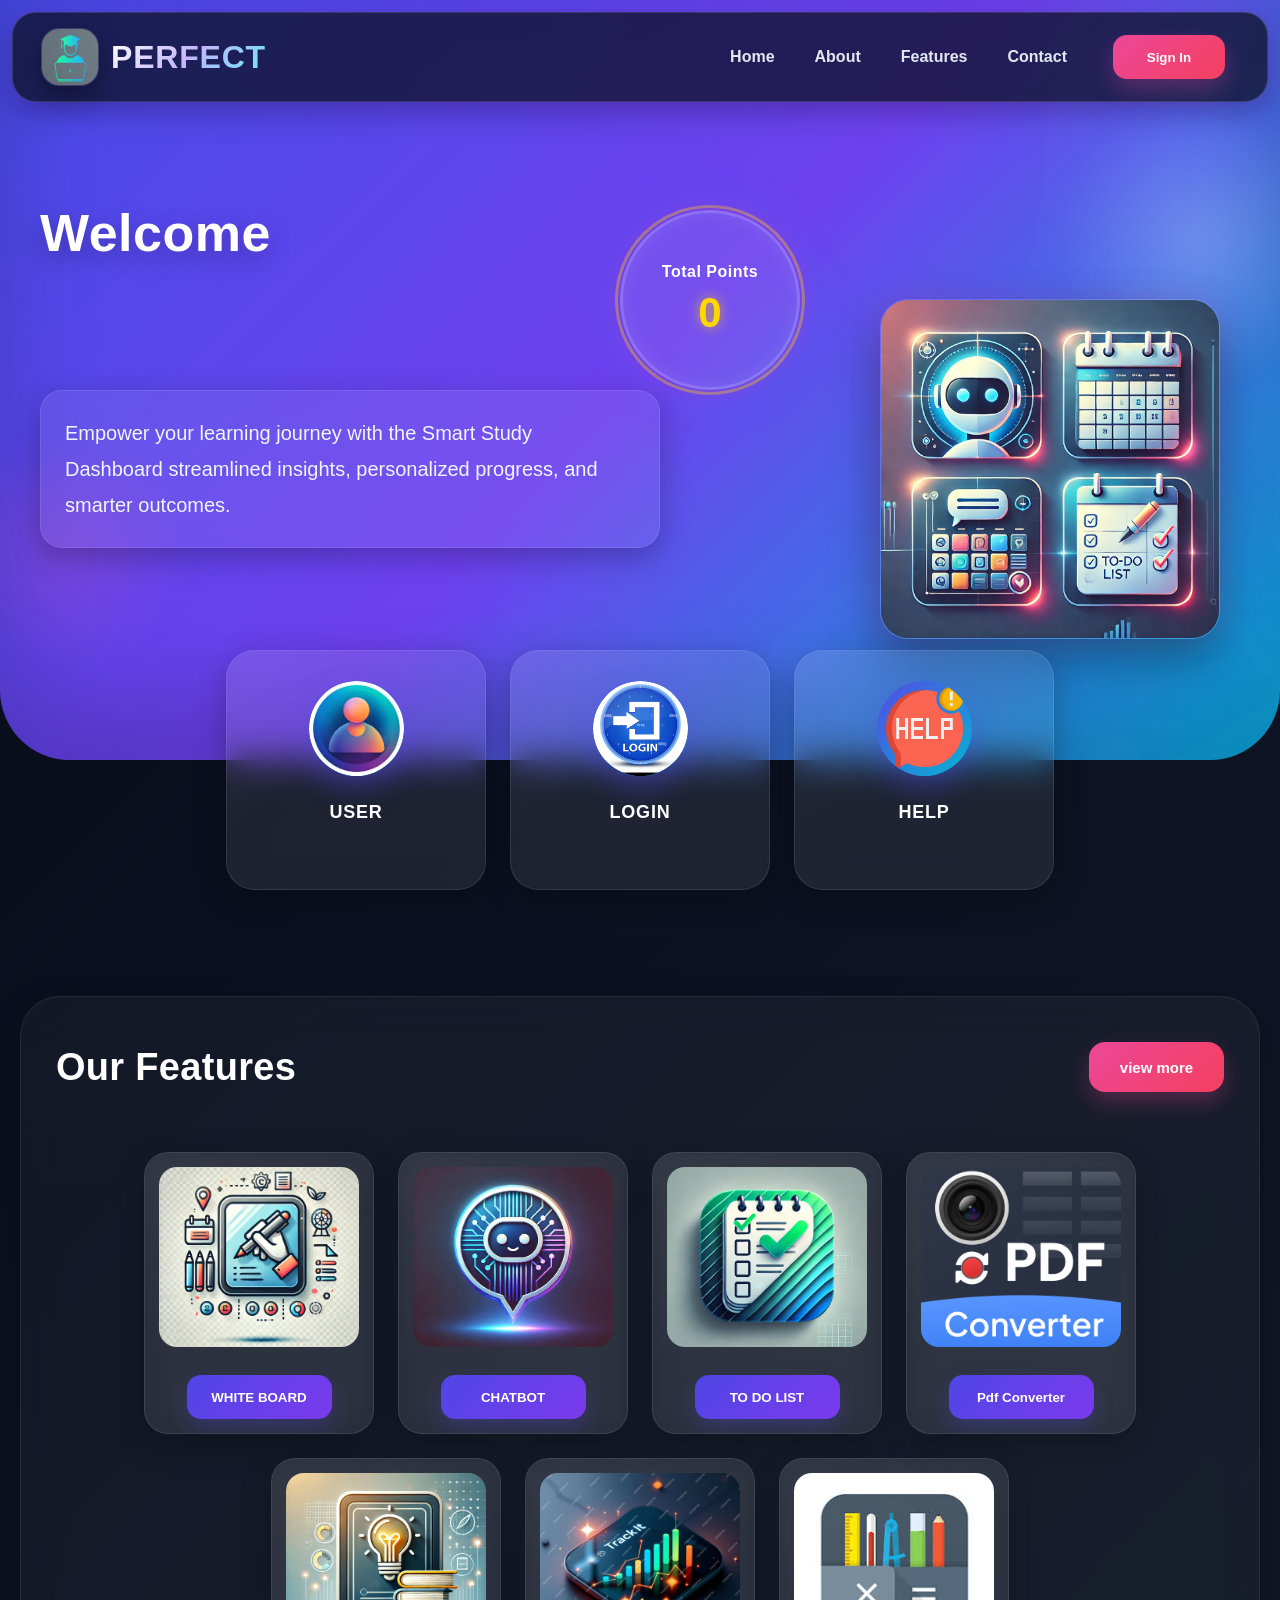
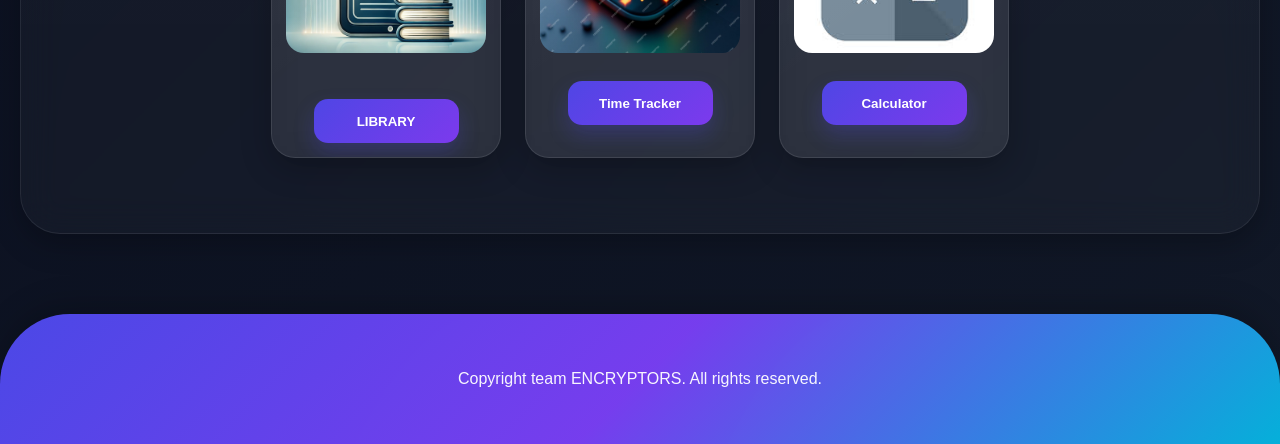
<file: index.html>
<!DOCTYPE html>
<html lang="en">
<head>
    <meta charset="UTF-8">
    <meta name="viewport" content="width=device-width, initial-scale=1.0">
    <title>Smart Dashboard</title>
    <link rel="shortcut icon" href="student.webp">
    <link rel="stylesheet" href="main.css">
    <link rel="stylesheet" href="https://cdnjs.cloudflare.com/ajax/libs/font-awesome/6.7.1/css/all.min.css">
</head>
<body>
    <!-- Navbar -->
    <div class="first-block">
        <div class="nav">
            <div class="name">
                <div class="logo-img"><img src="daksha3.png" alt=""></div>
                <div class="logo">PERFECT</div>
            </div>

            <div class="nav-links">
                <a href="index.html">Home</a>
                <a href="about.html">About</a>
                <a href="features.html">Features</a>
                <a href="help.html">Contact</a>

                <!-- User Welcome -->
                <span id="userWelcome" style="display:none; color:white; margin-right:10px; font-weight:bold;"></span>

                <!-- Login Link -->
                <a href="login.html" id="loginLink">
                    <button id="loginBtn">Sign In</button>
                </a>

                <!-- Logout Button -->
                <button id="logoutBtn" style="display:none;">Logout</button>
            </div>
        </div>

        <br><br><br>

        <h2>Welcome</h2>

        <div class="content">
            <p>Empower your learning journey with the Smart Study Dashboard streamlined insights, personalized progress, and smarter outcomes.</p>
            <div class="content-img"><img src="all.webp" alt=""></div>
        </div>

        <!-- Total Points Circle -->
        <div class="points-circle" id="pointsCircle">
            <span class="points-label">Total Points</span>
            <span class="points-value" id="homeTotalPoints">0</span>
        </div>
    </div>

    <!-- OPTIONS -->
    <div class="options">
        <div class="container2">
            <div class="row2">
                <div class="col2"> 
                    <a href="profile.html">
                        <div class="item">
                            <div class="images">
                                <img src="user.jpg" alt="">
                            </div>
                            <h4>USER</h4>
                        </div>
                    </a>
                </div>

                <div class="col2">
                    <a href="login.html" id="loginCardLink">
                        <div class="item">
                            <div class="images">
                                <img src="loginimage.jpg" alt="">
                            </div>
                            <h4 id="loginCardText">LOGIN</h4>
                        </div>
                    </a>
                </div>

                <div class="col2">
                    <a href="help.html">
                        <div class="item">
                            <div class="images">
                                <img src="help.png" alt="">
                            </div>
                            <h4>HELP</h4>
                        </div>
                    </a>
                </div>
            </div>
        </div>
    </div>

    <br><br>

    <!-- FEATURES -->
    <div class="features">
        <div class="features-container">
            <div class="feature-heading">
                <h1>Our Features</h1>
                <a href="features.html"><button>view more</button></a>
            </div>

            <br>

            <div class="row">
                <div class="col">
                    <img src="boardimage.webp" alt="">
                    <div class="feature"><a href="board.html"><button>WHITE BOARD</button></a></div>
                </div>

                <div class="col">
                    <img src="chatbot image.webp" alt="">
                    <div class="feature"><a href="aichatbot.html"><button>CHATBOT</button></a></div>
                </div>

                <div class="col">
                    <img src="todoimage.webp" alt="">
                    <div class="feature"><a href="todo.html"><button>TO DO LIST</button></a></div>
                </div>

                <div class="col">
                    <img src="pdfconveter.png" alt="">
                    <div class="feature"><a href="pdfconverter.html"><button>Pdf Converter</button></a></div>
                </div>

                <div class="col">
                    <img src="studyimage.webp" alt="">
                    <br>
                    <div class="feature"><a href="studyMaterial.html"><button>LIBRARY</button></a></div>
                </div>

                <div class="col">
                    <img src="tarckit image2.png" alt="">
                    <div class="feature"><a href="timetracker.html"><button>Time Tracker</button></a></div>
                </div>

                <div class="col">
                    <img src="calculator.jpeg" alt="">
                    <div class="feature"><a href="calculator.html"><button>Calculator</button></a></div>
                </div>
            </div>
        </div>
    </div>

    <!-- FOOTER -->
    <footer>
        <div class="conatiner3">
            <div class="col3">
                <p>Copyright team ENCRYPTORS. All rights reserved.</p>
            </div>
        </div>
    </footer>

    <!-- ONLY THIS SCRIPT -->
    <script src="main.js"></script>
</body>
</html>
</file>
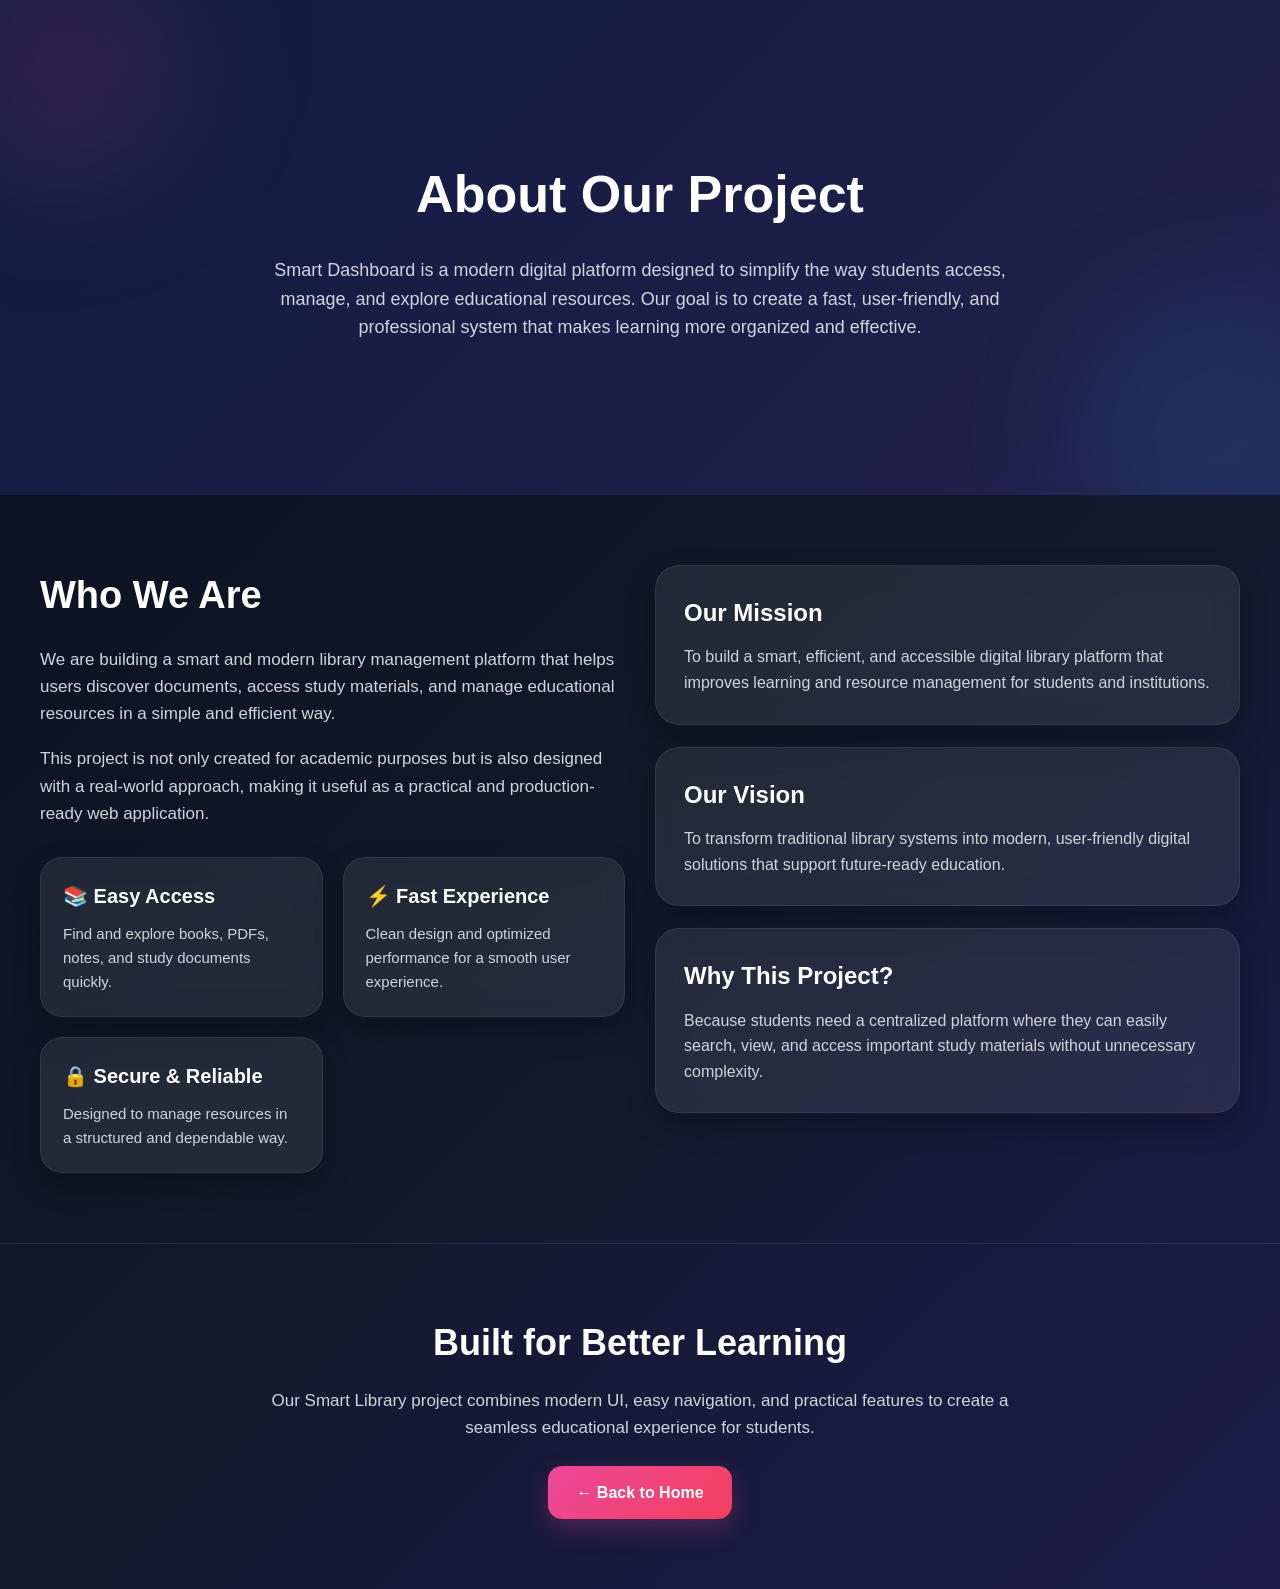
<file: about.html>
<!DOCTYPE html>
<html lang="en">
<head>
  <meta charset="UTF-8">
  <meta name="viewport" content="width=device-width, initial-scale=1.0">
  <title>About Us - Smart Dashboard</title>
  <link rel="stylesheet" href="about.css">
</head>
<body>

  <!-- About Hero Section -->
  <section class="about-hero">
    <div class="about-hero-content">
      <h1>About Our Project</h1>
      <p>
        Smart Dashboard is a modern digital platform designed to simplify the way students
        access, manage, and explore educational resources. Our goal is to create a fast,
        user-friendly, and professional system that makes learning more organized and effective.
      </p>
    </div>
  </section>

  <!-- About Main Section -->
  <section class="about-section">
    <div class="about-container">

      <div class="about-left">
        <h2>Who We Are</h2>
        <p>
          We are building a smart and modern library management platform that helps users
          discover documents, access study materials, and manage educational resources in a
          simple and efficient way.
        </p>
        <p>
          This project is not only created for academic purposes but is also designed with a
          real-world approach, making it useful as a practical and production-ready web application.
        </p>

        <div class="about-points">
          <div class="point-card">
            <h3>📚 Easy Access</h3>
            <p>Find and explore books, PDFs, notes, and study documents quickly.</p>
          </div>

          <div class="point-card">
            <h3>⚡ Fast Experience</h3>
            <p>Clean design and optimized performance for a smooth user experience.</p>
          </div>

          <div class="point-card">
            <h3>🔒 Secure & Reliable</h3>
            <p>Designed to manage resources in a structured and dependable way.</p>
          </div>
        </div>
      </div>

      <div class="about-right">
        <div class="info-box">
          <h3>Our Mission</h3>
          <p>
            To build a smart, efficient, and accessible digital library platform that improves
            learning and resource management for students and institutions.
          </p>
        </div>

        <div class="info-box">
          <h3>Our Vision</h3>
          <p>
            To transform traditional library systems into modern, user-friendly digital solutions
            that support future-ready education.
          </p>
        </div>

        <div class="info-box">
          <h3>Why This Project?</h3>
          <p>
            Because students need a centralized platform where they can easily search, view,
            and access important study materials without unnecessary complexity.
          </p>
        </div>
      </div>

    </div>
  </section>

  <!-- Team / Footer Style Section -->
  <section class="about-footer">
    <div class="footer-content">
      <h2>Built for Better Learning</h2>
      <p>
        Our Smart Library project combines modern UI, easy navigation, and practical features
        to create a seamless educational experience for students.
      </p>
      <a href="index.html" class="back-btn">← Back to Home</a>
    </div>
  </section>

</body>
</html>
</file>
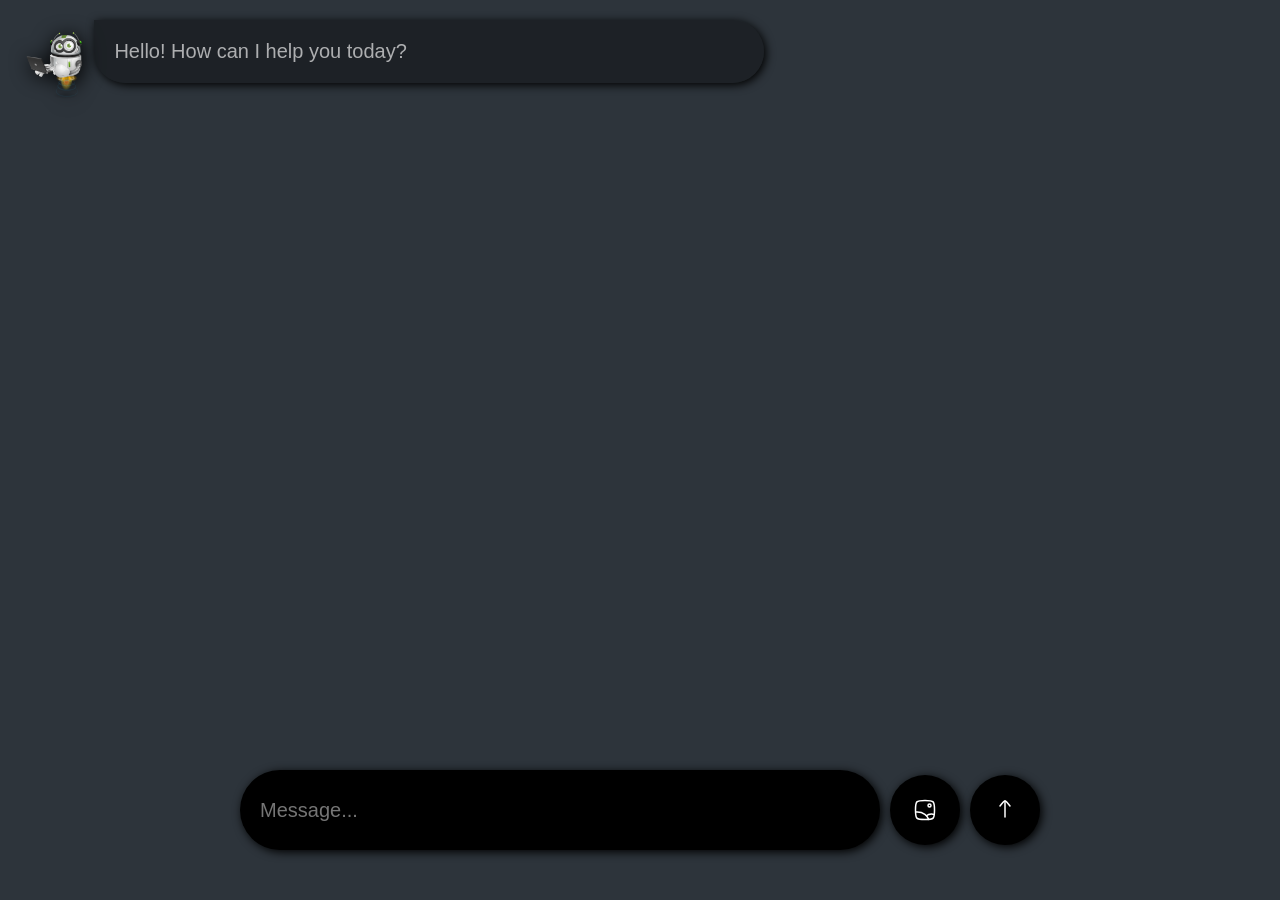
<file: aichatbot.html>
<!DOCTYPE html>
<html lang="en">
<head>
    <meta charset="UTF-8">
    <meta name="viewport" content="width=device-width, initial-scale=1.0">
    <title>AI Chat Bot</title>
    <link rel="stylesheet" href="aichatbot.css">
</head>
<body>
    <div class="chat-container">
        <div class="ai-chat-box">
            <img src="ai.png" alt="" id="aiImage" width="10%">
            <div class="ai-chat-area">
                Hello! How can I help you today?
            </div>
        </div>
    </div>

    <div class="prompt-area">
        <input type="text" id="prompt" placeholder="Message...">
        <button id="image" type="button">
            <img src="img.svg" alt="">
            <input type="file" accept="image/*" hidden>
        </button>
        <button id="submit" type="button">
            <img src="submit.svg" alt="">
        </button>
    </div>

    <script src="aichatbot.js"></script>
</body>
</html>
</file>
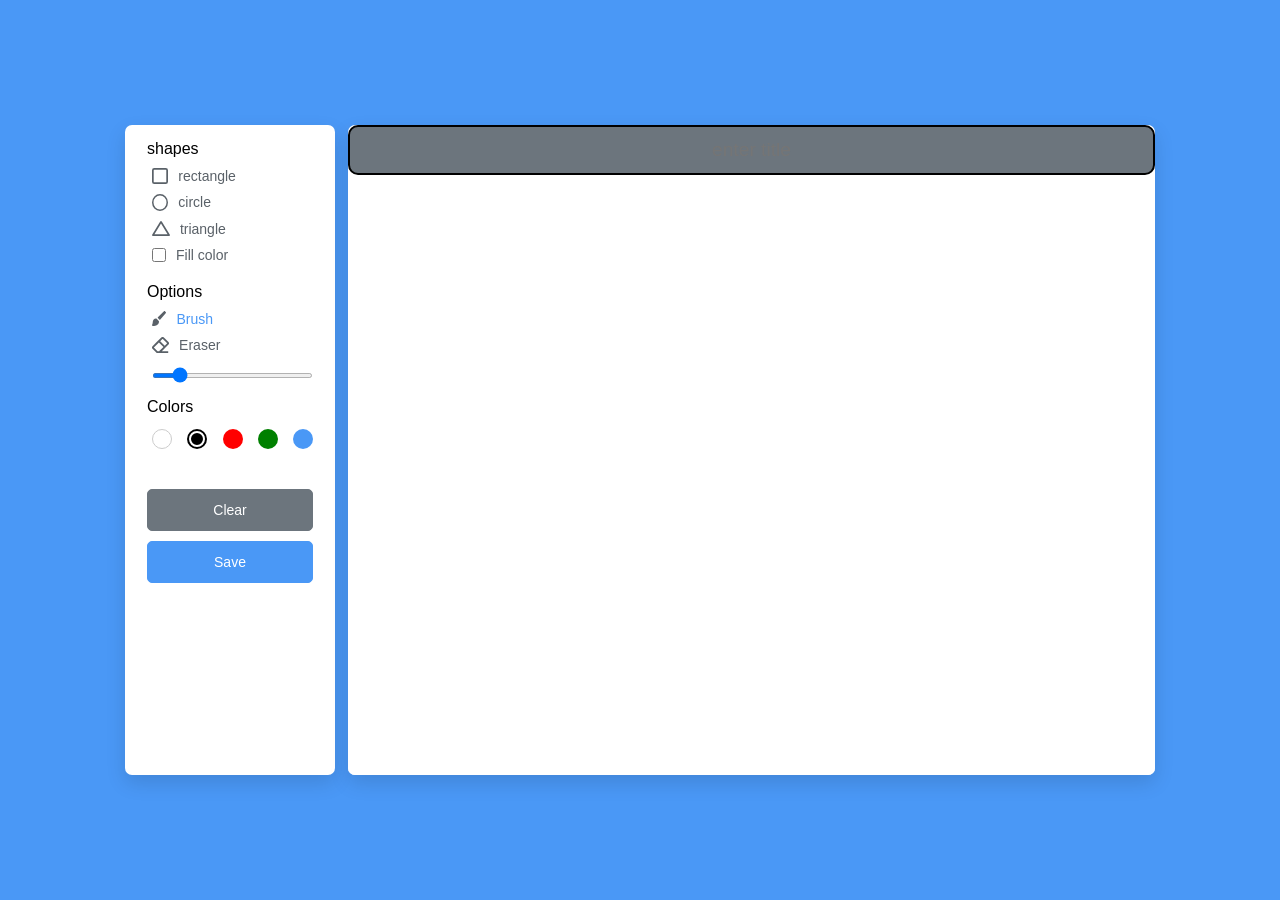
<file: board.html>
<!DOCTYPE html>
<html lang="en">
<head>
    <meta charset="UTF-8">
    <meta name="viewport" content="width=device-width, initial-scale=1.0">
    <title>writing board</title>
    <link rel="stylesheet" href="board.css">
</head>
<body>
    <div class="container">
        <section class="tools-board">
            <div class="row">
                <label for="" class="title">shapes</label>
                <ul class="options ">
                    <li class="option tool" id ="rectangle">
                        <img src="rectangle.svg" alt="">
                        <span>rectangle</span>
                    </li>
                    <li class="option tool" id ="circle">
                        <img src="circle.svg" alt="">
                        <span>circle</span>
                    </li>
                    <li class="option tool" id ="triangle">
                        <img src="triangle.svg" alt="">
                        <span>triangle</span>
                    </li>
                    <li class="option">
                        <input type="checkbox" id="fill-color">
                        <label for="fill-color">Fill color<label>
                       
                    </li>
                   

                </ul>
            </div>
            <div class="row">
                <label for="" class="title">Options</label>
                <ul class="options">
                    <li class="option active tool" id ="brush">
                        <img src="brush.svg" alt="">
                        <span>Brush</span>
                    </li>
                    <li class="option tool" id ="eraser">
                        <img src="eraser.svg" alt="">
                        <span>Eraser</span>
                    </li>
                   
                    <li class="option">
                        <input type="range" id="size-slider" min="1" max="30" value="5">
                       
                    </li>
                   

                </ul>
            </div>
            <div class="row colors">
                <label for="" class="title">Colors</label>
                <ul class="options">
                    <li class="option"></li>
                    <li class="option selected"></li>
                    <li class="option"></li>
                    <li class="option"></li>
                    <li class="option">
                        <input type="color" id="color-picker" value="#4a98f7">
                    </li>

                </ul>
            </div>
            <div class="row-button">
                <button class="clear-canvas"> Clear</button>
                <button class="save-img">Save</button>
                

                
            </div>
        </section>
        <section class="drawing-board">
            <input type="text" placeholder="enter title" id="saving-title">
            <canvas></canvas>
        </section>
    </div>
    <script src="board.js"></script>
    
</body>
</html>
</file>
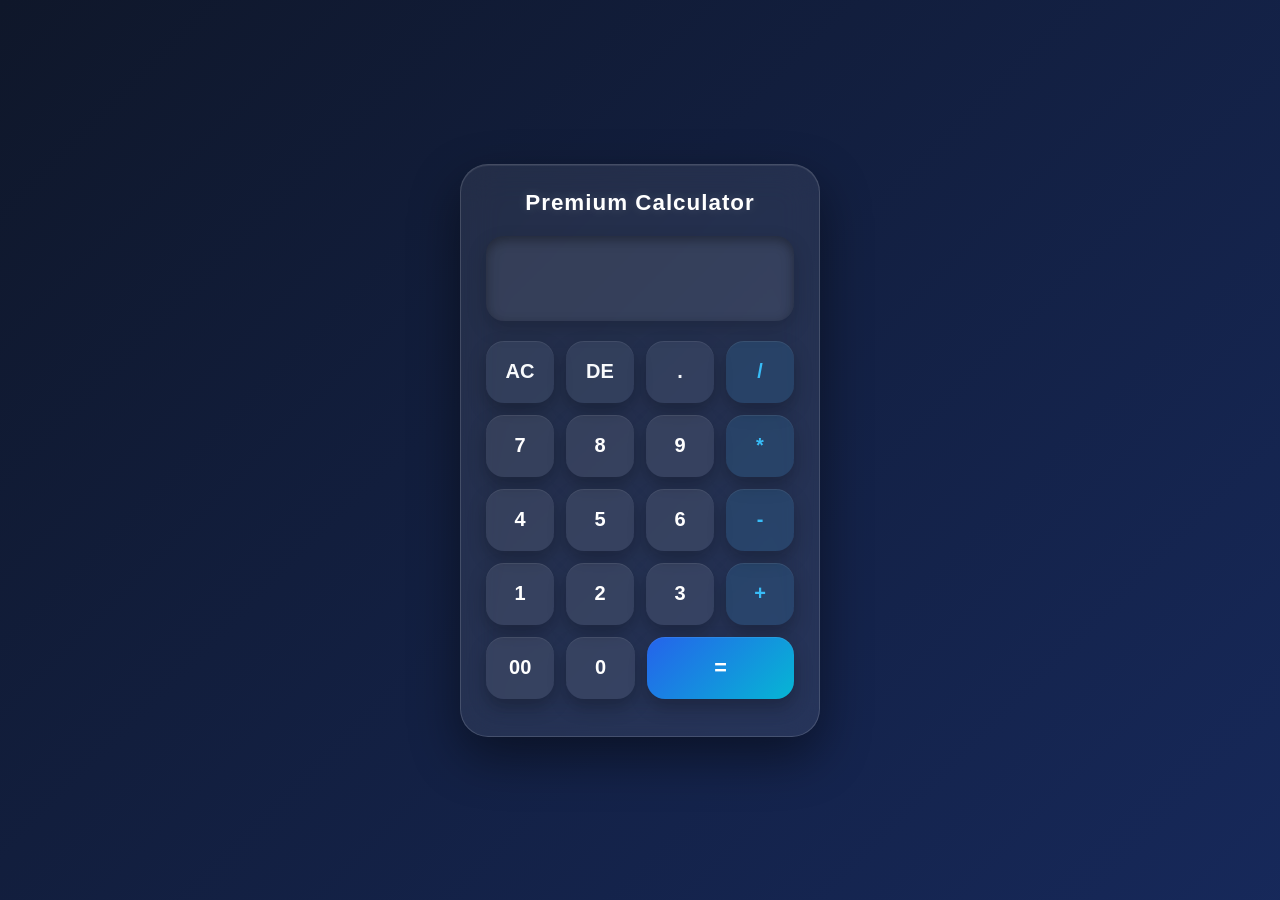
<file: calculator.html>
<!DOCTYPE html>
<html lang="en">
<head>
  <meta charset="UTF-8">
  <meta name="viewport" content="width=device-width, initial-scale=1.0">
  <title>Premium Calculator</title>
  <link rel="stylesheet" href="calculator.css">
</head>
<body>

  <div class="container">
    <div class="calculator">
      <div class="title">Premium Calculator</div>

      <div class="input-section">
        <input type="text" name="display" id="display" readonly>
      </div>

      <div class="row">
        <input type="button" value="AC" onclick="display.value = ''" class="operator top-btn">
        <input type="button" value="DE" onclick="display.value = display.value.toString().slice(0,-1)" class="operator top-btn">
        <input type="button" value="." onclick="display.value += '.'" class="operator top-btn">
        <input type="button" value="/" onclick="display.value += '/'" class="operator">
      </div>

      <div class="row">
        <input type="button" value="7" onclick="display.value += '7'">
        <input type="button" value="8" onclick="display.value += '8'">
        <input type="button" value="9" onclick="display.value += '9'">
        <input type="button" value="*" onclick="display.value += '*'" class="operator">
      </div>

      <div class="row">
        <input type="button" value="4" onclick="display.value += '4'">
        <input type="button" value="5" onclick="display.value += '5'">
        <input type="button" value="6" onclick="display.value += '6'">
        <input type="button" value="-" onclick="display.value += '-'" class="operator">
      </div>

      <div class="row">
        <input type="button" value="1" onclick="display.value += '1'">
        <input type="button" value="2" onclick="display.value += '2'">
        <input type="button" value="3" onclick="display.value += '3'">
        <input type="button" value="+" onclick="display.value += '+'" class="operator">
      </div>

      <div class="row">
        <input type="button" value="00" onclick="display.value += '00'">
        <input type="button" value="0" onclick="display.value += '0'">
        <input type="button" value="=" class="equal operator" onclick="calculateResult()">
      </div>
    </div>
  </div>

  <script>
    function calculateResult() {
      try {
        display.value = eval(display.value);
      } catch (error) {
        display.value = "Error";
      }
    }
  </script>

</body>
</html>
</file>
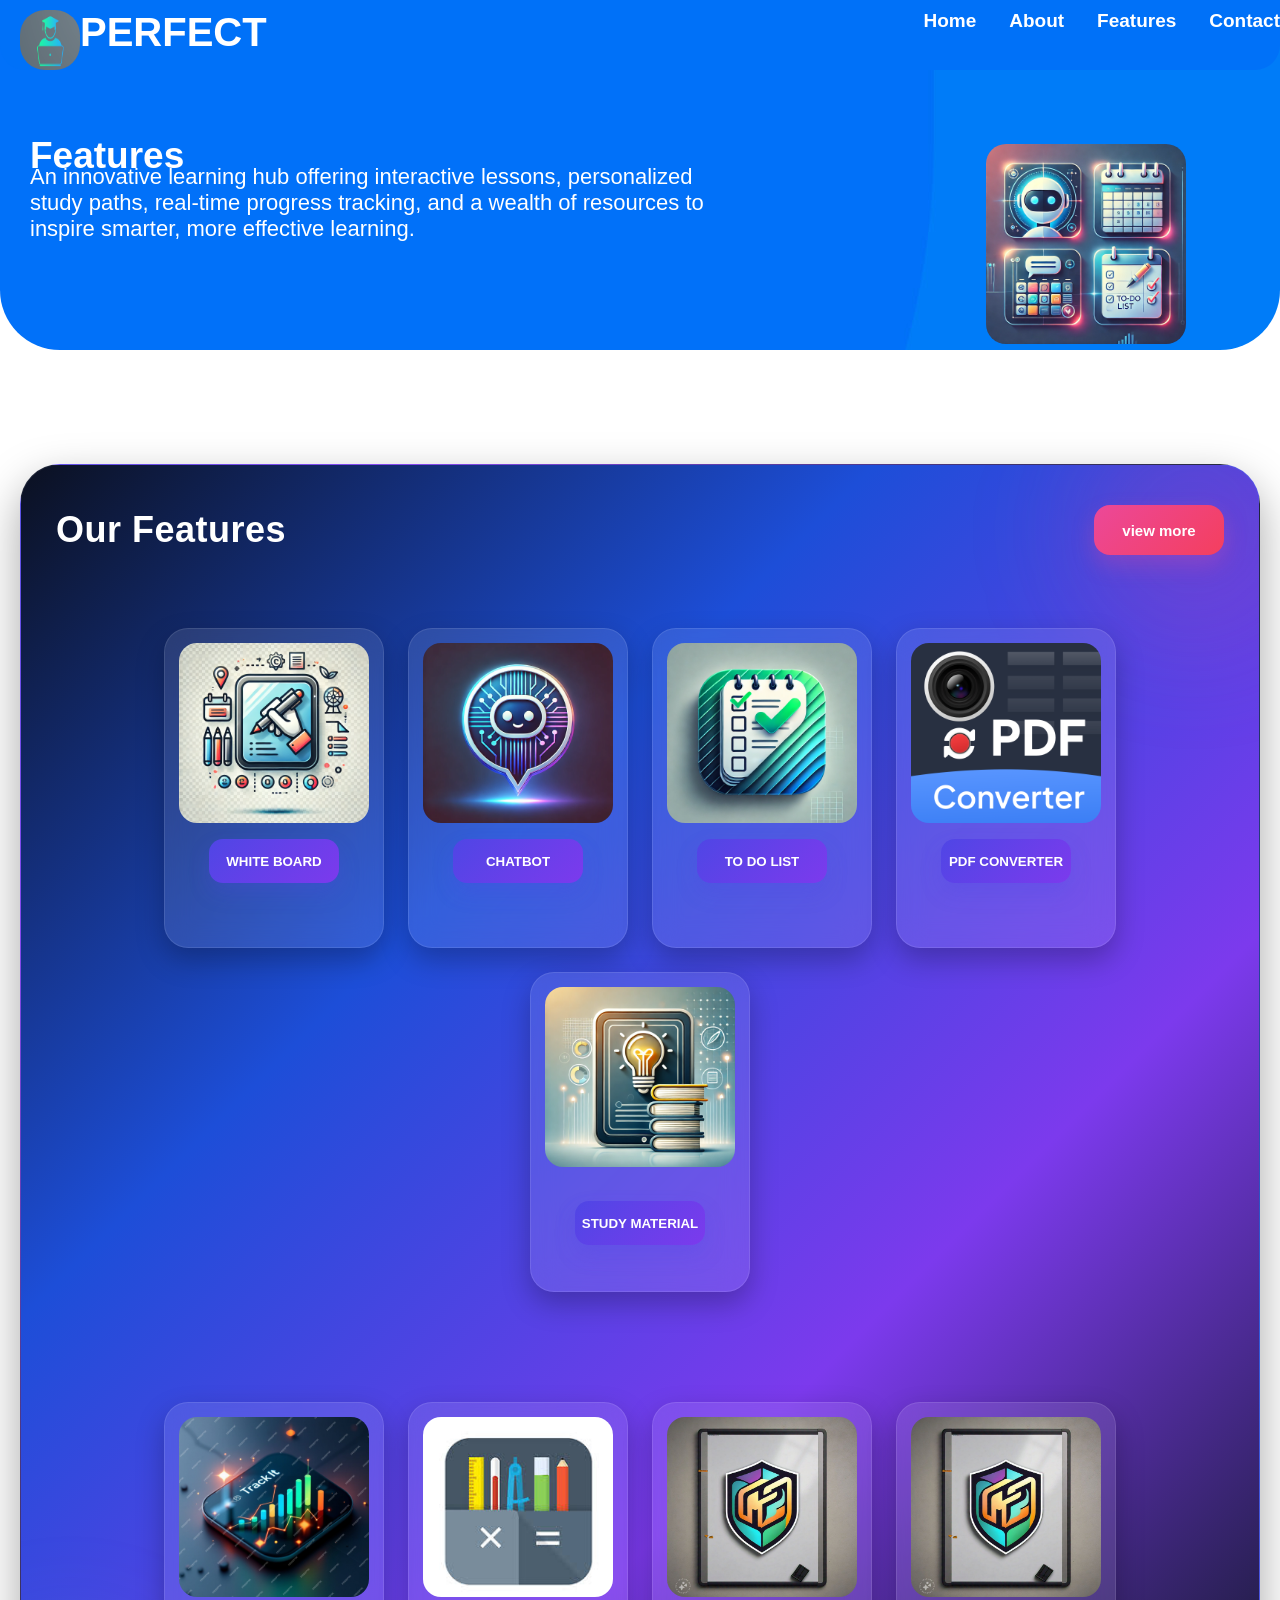
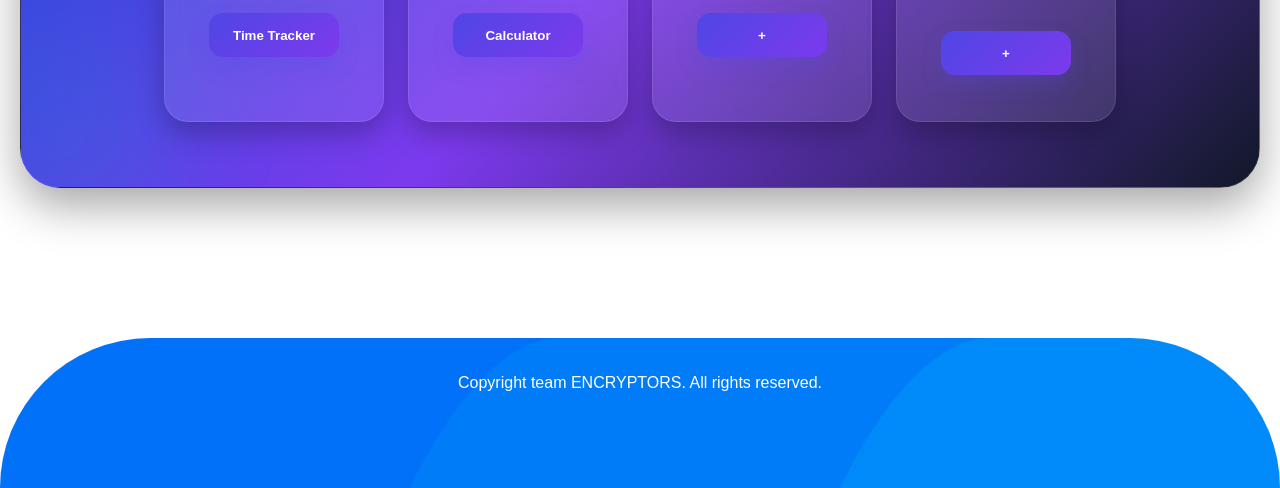
<file: features.html>
<!DOCTYPE html>
<html lang="en">
<head>
    <meta charset="UTF-8">
    <meta name="viewport" content="width=device-width, initial-scale=1.0">
    <title>Features</title>
    <link rel="stylesheet" href="temp.css">
    <link rel="stylesheet" href="feature.css">
    
</head>
<body>
    <!-- Navbar -->
     <div class="first-block">
        <div class="nav">
            <div class="name">
                <div class="logo-img"><img src="daksha3.png" alt=""></div>
                <div class="logo">PERFECT</div>

            </div>
            
            <div class="nav-links">
                <a href="index.html">Home</a>
                <a href="about.html">About</a>
                <a href="features.html   ">Features</a>
                <a href="help.html">Contact</a>
                <!-- <a href="login.html"><button>Sign In</button></a> -->
                
            </div>  

        </div>
        <br><br><br>
        <h2>Features</h2>
        <div class="content ">
           
            <p>An innovative learning hub offering interactive lessons, personalized study paths, real-time progress tracking, and a wealth of resources to inspire smarter, more effective learning. </p>
            <div class="content-img"><img src="all.webp" alt=""></div>
          
        </div>
    </div>
    <br><br><br>

    <div class="features">
        <div class="features-container">
            <div class="feature-heading"> <h1>Our Features</h1><a href=""> <button>view more</button></a></div>
            <br>
            <div class="row">
                <div class="col">
                    <img src="boardimage.webp" alt="">
                    <div class="feature"><a href="board.html"> <button>WHITE BOARD</button></a></div>
                    
                </div>
                <div class="col">
                    <img src="chatbot image.webp" alt="">
                    <div class="feature"><a href="aichatbot.html"> <button>CHATBOT</button></a></div>
                    
                </div>

                <div class="col">
                    <img src="todoimage.webp" alt="">
                    <div class="feature"> <a href="todo.html"> <button>TO DO LIST</button></a></div>
                    
                </div>

                <div class="col">
                    <img src="pdfconveter.png" alt="">
                    <div class="feature"><a href="pdfconverter.html"> <button>PDF CONVERTER</button></a></div>
                    
                </div>
                <div class="col">
                    <img src="studyimage.webp" alt="">
                    <br>
                    <div class="feature"><a href="studyMaterial.html"> <button>STUDY MATERIAL</button></a></div>
                   
                    
                </div>
                <!-- <div class="col">
                <img src="timetracker.jpeg" alt="">
                <div clas="feature"><a href="timetracker.html"><button>Time Tracker</button></a></div>
                </div> -->


            </div> <br><br><br><br><br>
            <div class="row">
                <div class="col">
                    <img src="tarckit image2.png" alt="">
                    <div class="feature"><a href="timetracker.html"> <button>Time Tracker</button></a></div>
                    
                </div>
                <div class="col">
                    <img src="calculator.jpeg" alt="">
                    <div class="feature"><a href="calculator.html"> <button>Calculator</button></a></div>
                    
                </div>

                <!-- <div class="col">
                    <img src="empty.jpg" alt="">
                    <div class="feature"><a href="board.html"> <button>+</button></a></div>
                    
                </div> -->

                <div class="col">
                    <img src="empty.jpg" alt="">
                    <div class="feature"><a href="board.html"> <button>+</button></a></div>
                    
                </div>
                <div class="col">
                    <img src="empty.jpg" alt="">
                    <br>
                    <div class="feature"><a href="board.html"> <button>+</button></a></div>
                   
                    
                </div>


            </div>


           
        </div>
    </div>
    <footer>
        <div class="conatiner3">
            <div class="col3">
                <p>Copyright team ENCRYPTORS. All rights reserved.</p>
            </div>
        </div>
    </footer>
</body>
</html>
</file>
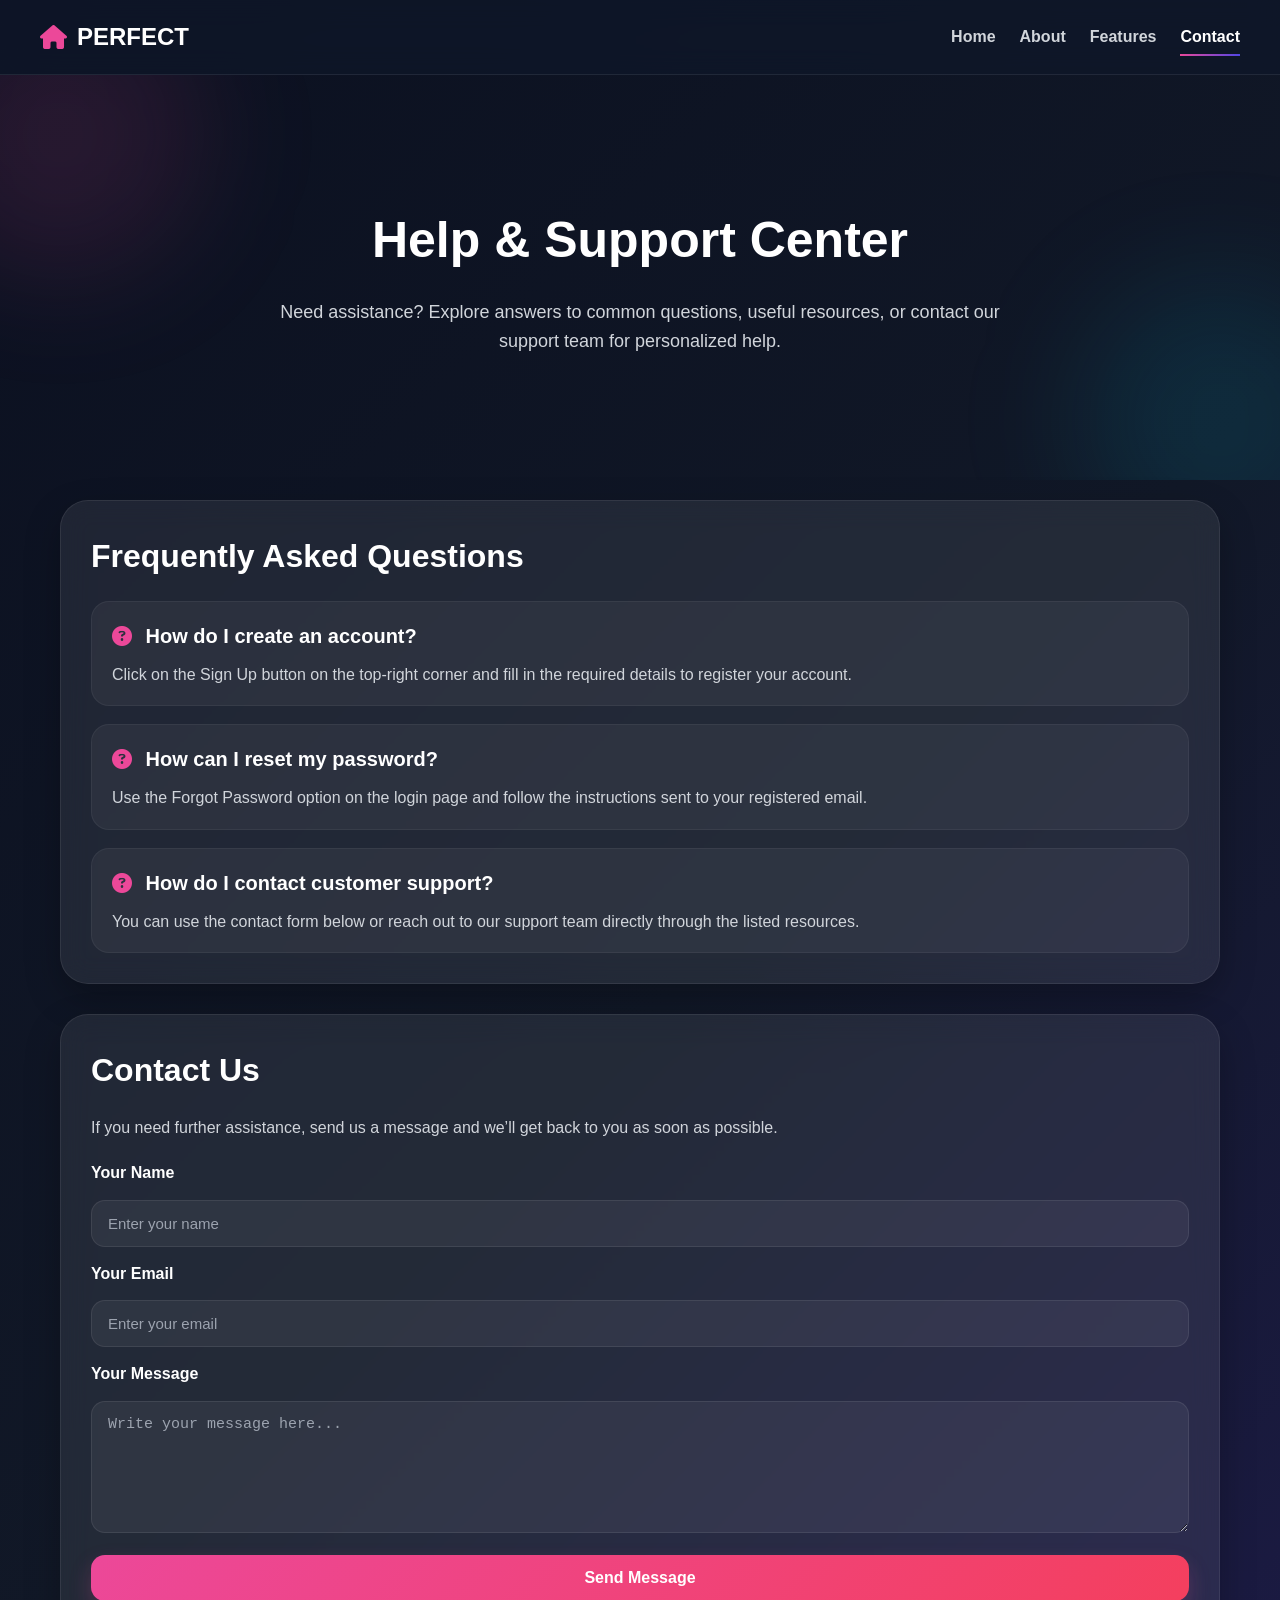
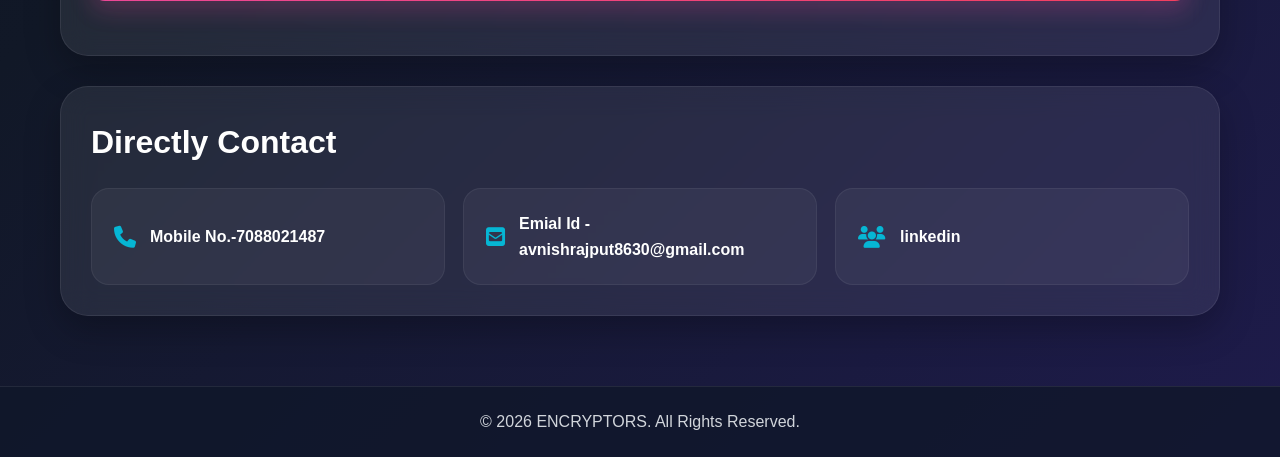
<file: help.html>
<!DOCTYPE html>
<html lang="en">
<head>
  <meta charset="UTF-8">
  <meta name="viewport" content="width=device-width, initial-scale=1.0">
  <title>Help & Support - Smart Dashboard</title>
  <link rel="stylesheet" href="help.css">
  <link rel="stylesheet" href="https://cdnjs.cloudflare.com/ajax/libs/font-awesome/6.7.1/css/all.min.css">
</head>
<body>

  <!-- Navbar -->
  <header class="navbar">
    <div class="logo">
      <a href="index.html"><i class="fa fa-home"></i> PERFECT</a>
    </div>
    <nav class="links">
      <a href="index.html">Home</a>
      <a href="about.html">About</a>
      <a href="features.html">Features</a>
      <a href="help.html" class="active">Contact</a>
    </nav>
  </header>

  <!-- Hero Section -->
  <section class="help-hero">
    <div class="help-hero-content">
      <h1>Help & Support Center</h1>
      <p>
        Need assistance? Explore answers to common questions, useful resources,
        or contact our support team for personalized help.
      </p>
    </div>
  </section>

  <!-- Main Content -->
  <main class="help-container">

    <!-- FAQ Section -->
    <section class="faq glass-card">
      <h2>Frequently Asked Questions</h2>

      <div class="faq-item">
        <h3><i class="fa fa-question-circle"></i> How do I create an account?</h3>
        <p>Click on the Sign Up button on the top-right corner and fill in the required details to register your account.</p>
      </div>

      <div class="faq-item">
        <h3><i class="fa fa-question-circle"></i> How can I reset my password?</h3>
        <p>Use the Forgot Password option on the login page and follow the instructions sent to your registered email.</p>
      </div>

      <div class="faq-item">
        <h3><i class="fa fa-question-circle"></i> How do I contact customer support?</h3>
        <p>You can use the contact form below or reach out to our support team directly through the listed resources.</p>
      </div>
    </section>

    <!-- Contact Section -->
    <section class="contact-us glass-card">
      <h2>Contact Us</h2>
      <p>If you need further assistance, send us a message and we’ll get back to you as soon as possible.</p>

      <form id="contactForm">
        <label for="name">Your Name</label>
        <input type="text" id="name" name="name" placeholder="Enter your name" required>

        <label for="email">Your Email</label>
        <input type="email" id="email" name="email" placeholder="Enter your email" required>

        <label for="message">Your Message</label>
        <textarea id="message" name="message" placeholder="Write your message here..." rows="6" required></textarea>

        <button type="submit">Send Message</button>
        <p id="formStatus"></p>
      </form>
    </section>

    <!-- Resources Section -->
    <section class="resources glass-card">
      <h2>Directly Contact</h2>
      <div class="resource-list">
        <a href=#  class="resource-item">
          <i class="fa fa-phone"></i>
          <span>Mobile No.-7088021487</span>
        </a>

        <a href=# class="resource-item">
          <i class="fa fa-envelope-square"></i>
          <span>Emial Id - avnishrajput8630@gmail.com</span>
        </a>

        <a href="https://www.linkedin.com/in/avnish-kumar-7bba79381?utm_source=share_via&utm_content=profile&utm_medium=member_android" class="resource-item">
          <i class="fa fa-users"></i>
          <span>linkedin</span>
        </a>
      </div>
    </section>

  </main>

  <!-- Footer -->
  <footer class="footer">
    <p>&copy; 2026 ENCRYPTORS. All Rights Reserved.</p>
  </footer>

  <script src="help.js"></script>
</body>
</html>
</file>
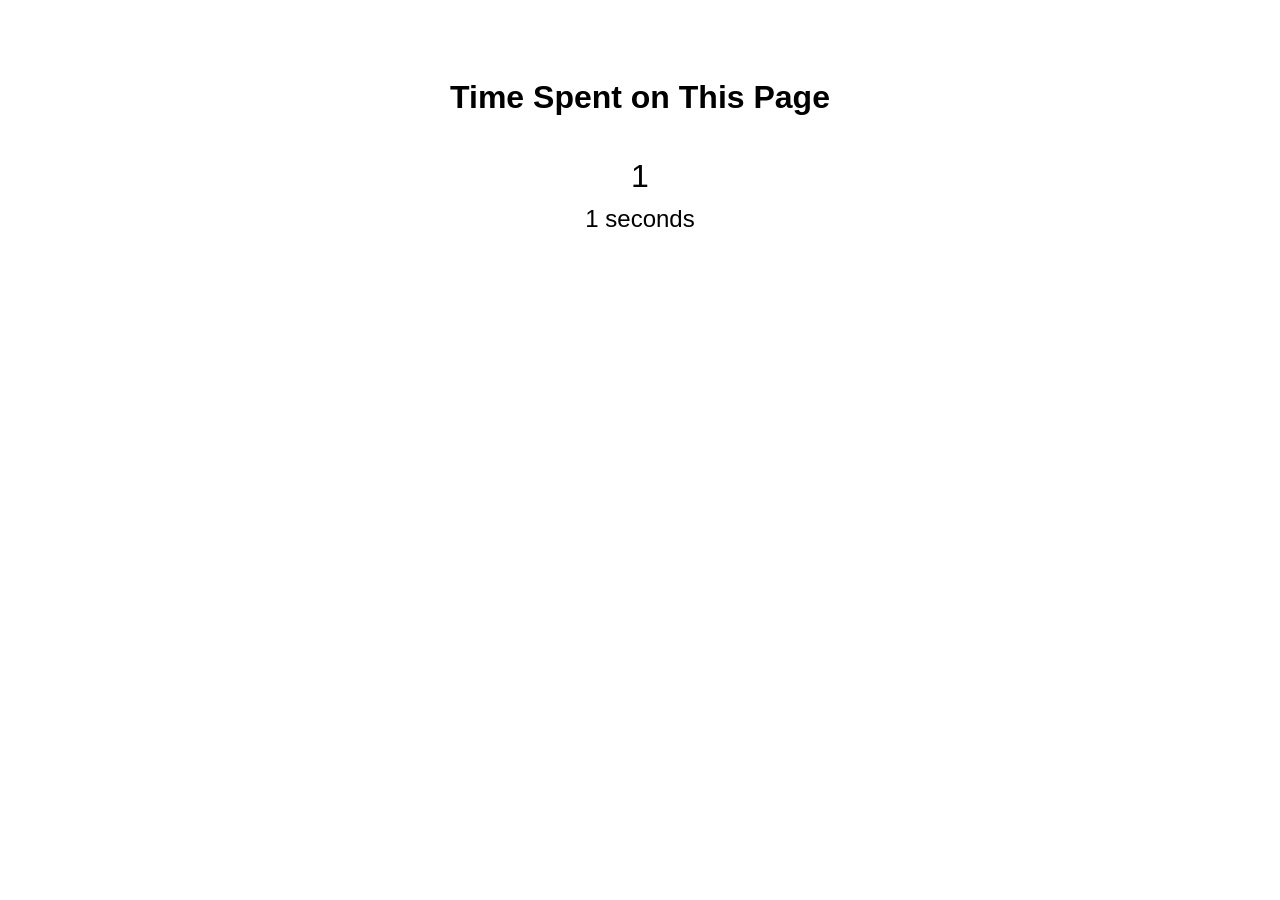
<file: score.html>
<!DOCTYPE html>
<html lang="en">
<head>
    <meta charset="UTF-8">
    <meta name="viewport" content="width=device-width, initial-scale=1.0">
    <title>Time Spent on Page</title>
    <style>
        body {
            font-family: Arial, sans-serif;
            text-align: center;
            padding: 50px;
        }

        .container {
            display: flex;
            justify-content: center;
            align-items: center;
            flex-direction: column;
        }

        .score {
            font-size: 2em;
            margin-top: 20px;
        }

        .timer {
            font-size: 1.5em;
            margin-top: 10px;
        }
    </style>
</head>
<body>
    <div class="container">
        <h1>Time Spent on This Page</h1>
        <div class="score" id="score">0</div>
        <div class="timer" id="timer">0 seconds</div>
    </div>

    <script>
        let timeSpent = localStorage.getItem('timeSpent') ? parseInt(localStorage.getItem('timeSpent')) : 0; // Get time from localStorage
        let timerInterval;

        // Function to update the time and save it to localStorage
        function updateTime() {
            timeSpent++;
            document.getElementById('score').textContent = timeSpent;
            document.getElementById('timer').textContent = timeSpent + " seconds";
            localStorage.setItem('timeSpent', timeSpent); // Save the updated time to localStorage
        }

        // Start the timer when the page is loaded
        window.onload = function() {
            timerInterval = setInterval(updateTime, 1000); // Update every second
        };

        // Optional: Stop the timer when the user leaves the page
        window.onbeforeunload = function() {
            clearInterval(timerInterval);
        };
    </script>
</body>
</html>
</file>
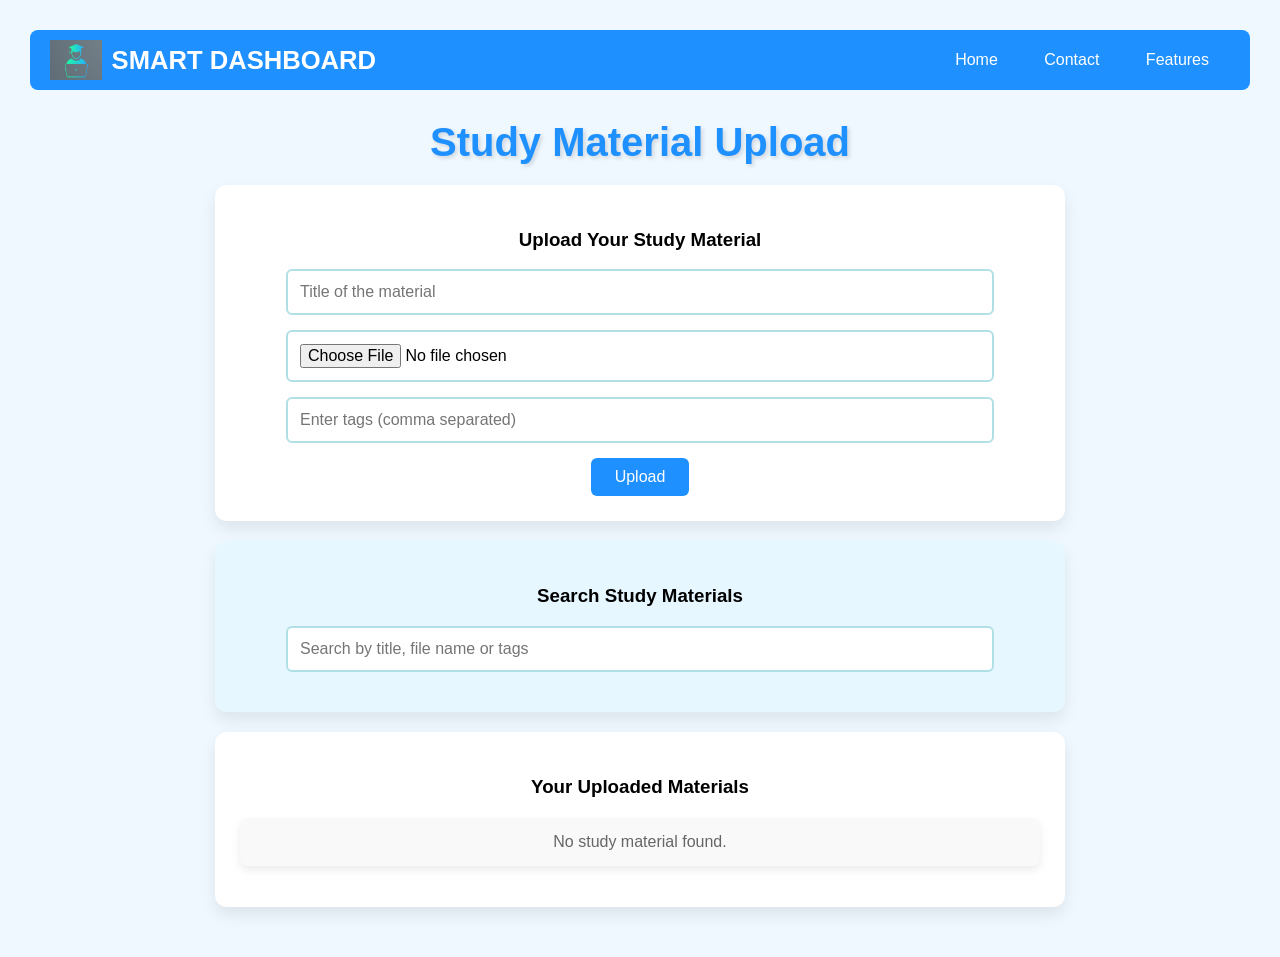
<file: studyMaterial.html>
<!DOCTYPE html>
<html lang="en">
<head>
  <meta charset="UTF-8" />
  <meta name="viewport" content="width=device-width, initial-scale=1.0" />
  <title>Study Material Upload</title>
  <style>
    /* Global Styles */
    body {
      font-family: "Segoe UI", Tahoma, Geneva, Verdana, sans-serif;
      background-color: #f0f8ff;
      text-align: center;
      margin: 0;
      padding: 30px;
    }

    /* Navigation Bar Styles */
    nav {
      background-color: #1e90ff;
      padding: 10px 20px;
      border-radius: 8px;
      margin-bottom: 30px;
      display: flex;
      align-items: center;
      justify-content: space-between;
      flex-wrap: wrap;
      gap: 10px;
    }

    nav img {
      height: 40px;
      margin-right: 10px;
    }

    nav .logo-name {
      font-size: 1.6em;
      color: white;
      font-weight: bold;
    }

    nav a {
      color: white;
      text-decoration: none;
      padding: 10px 16px;
      font-size: 1em;
      margin: 0 5px;
      border-radius: 6px;
    }

    nav a:hover {
      background-color: #4682b4;
    }

    /* Heading */
    h1 {
      font-size: 2.5em;
      margin-bottom: 20px;
      color: #1e90ff;
      text-shadow: 2px 2px 4px rgba(0, 0, 0, 0.15);
    }

    /* Container Styles */
    .upload-container,
    .search-container,
    .file-list-container {
      margin: 20px auto;
      padding: 25px;
      background-color: #ffffff;
      border-radius: 12px;
      box-shadow: 0 8px 16px rgba(0, 0, 0, 0.08);
      max-width: 800px;
    }

    .search-container {
      background-color: #e6f7ff;
    }

    /* Form Styles */
    input[type="text"],
    input[type="file"] {
      padding: 12px;
      font-size: 1em;
      width: 85%;
      margin-bottom: 15px;
      border: 2px solid #b0e0e6;
      border-radius: 6px;
      transition: all 0.3s ease;
    }

    input[type="text"]:focus,
    input[type="file"]:focus {
      border-color: #1e90ff;
      outline: none;
    }

    button {
      padding: 10px 24px;
      font-size: 1em;
      background-color: #1e90ff;
      color: white;
      border: none;
      border-radius: 6px;
      cursor: pointer;
      transition: background-color 0.3s ease;
    }

    button:hover {
      background-color: #4682b4;
    }

    /* File List Styles */
    .file-list {
      margin-top: 20px;
      text-align: left;
      padding: 0;
      list-style-type: none;
    }

    .file-list li {
      padding: 15px;
      background-color: #f9f9f9;
      margin: 12px 0;
      border-radius: 8px;
      box-shadow: 0 4px 10px rgba(0, 0, 0, 0.08);
      position: relative;
    }

    .file-list li:hover {
      background-color: #e6f7ff;
    }

    .file-list strong {
      font-size: 1.1em;
      color: #333;
    }

    .file-list small {
      font-size: 0.9em;
      color: #555;
      display: block;
      margin: 5px 0;
    }

    .action-links {
      margin-top: 10px;
      display: flex;
      gap: 10px;
      flex-wrap: wrap;
      align-items: center;
    }

    .file-list a {
      color: #1e90ff;
      text-decoration: none;
      font-weight: bold;
      cursor: pointer;
    }

    .file-list a:hover {
      text-decoration: underline;
    }

    .delete-btn {
      position: absolute;
      top: 12px;
      right: 12px;
      background-color: #ff0000;
      color: white;
      border: none;
      padding: 6px 10px;
      border-radius: 6px;
      cursor: pointer;
      font-size: 0.85em;
    }

    .delete-btn:hover {
      background-color: #cc0000;
    }

    .empty-state {
      text-align: center;
      color: #666;
      padding: 20px;
      font-size: 1em;
    }

    /* Full Screen Modal Viewer */
    .embedded-doc {
      display: none;
      position: fixed;
      inset: 0;
      width: 100vw;
      height: 100vh;
      background: rgba(0, 0, 0, 0.85);
      z-index: 9999;
      padding: 20px;
      box-sizing: border-box;
    }

    .viewer-box {
      position: relative;
      width: 100%;
      height: 100%;
      background: #fff;
      border-radius: 12px;
      overflow: hidden;
    }

    .close-btn {
      position: absolute;
      top: 12px;
      right: 18px;
      font-size: 2em;
      color: #ff0000;
      background: transparent;
      border: none;
      cursor: pointer;
      z-index: 10001;
      font-weight: bold;
    }

    .close-btn:hover {
      color: #cc0000;
    }

    #documentContent {
      width: 100%;
      height: 100%;
      overflow: auto;
      padding: 50px 20px 20px;
      box-sizing: border-box;
    }

    .text-preview {
      white-space: pre-wrap;
      text-align: left;
      font-family: monospace;
      background: #f8f8f8;
      padding: 20px;
      border-radius: 8px;
      min-height: calc(100% - 40px);
    }

    .unsupported-preview {
      display: flex;
      flex-direction: column;
      align-items: center;
      justify-content: center;
      height: 100%;
      gap: 15px;
      text-align: center;
      padding: 20px;
    }

    iframe {
      width: 100%;
      height: calc(100% - 20px);
      border: none;
      border-radius: 8px;
    }

    img.preview-image {
      max-width: 100%;
      max-height: calc(100vh - 120px);
      display: block;
      margin: auto;
      border-radius: 8px;
    }

    @media (max-width: 768px) {
      body {
        padding: 15px;
      }

      h1 {
        font-size: 2em;
      }

      input[type="text"],
      input[type="file"] {
        width: 95%;
      }

      nav {
        flex-direction: column;
        align-items: flex-start;
      }

      .delete-btn {
        position: static;
        margin-top: 10px;
      }
    }
  </style>
</head>
<body>
  <!-- Navigation Bar -->
  <nav>
    <div style="display: flex; align-items: center;">
      <img src="daksha3.png" alt="Logo" />
      <div class="logo-name">SMART DASHBOARD</div>
    </div>
    <div>
      <a href="main.html">Home</a>
      <a href="help.html">Contact</a>
      <a href="features.html">Features</a>
    </div>
  </nav>

  <h1>Study Material Upload</h1>

  <div class="upload-container">
    <h3>Upload Your Study Material</h3>
    <input type="text" id="materialTitle" placeholder="Title of the material" required />
    <input type="file" id="fileUpload" accept=".pdf,.doc,.docx,.txt,.ppt,.pptx,.png,.jpg,.jpeg" required />
    <input type="text" id="tagsInput" placeholder="Enter tags (comma separated)" required />
    <button onclick="uploadMaterial()">Upload</button>
  </div>

  <div class="search-container">
    <h3>Search Study Materials</h3>
    <input
      type="text"
      id="searchInput"
      placeholder="Search by title, file name or tags"
      onkeyup="searchMaterial()"
    />
  </div>

  <div class="file-list-container">
    <h3>Your Uploaded Materials</h3>
    <ul id="materialList" class="file-list"></ul>
  </div>

  <!-- Full Screen Document Viewer -->
  <div id="documentViewer" class="embedded-doc">
    <div class="viewer-box">
      <button class="close-btn" onclick="closeDocument()">×</button>
      <div id="documentContent"></div>
    </div>
  </div>

  <script>
    window.onload = function () {
      displayMaterials();
    };

    function getMaterials() {
      return JSON.parse(localStorage.getItem("materials")) || [];
    }

    function saveMaterials(materials) {
      localStorage.setItem("materials", JSON.stringify(materials));
    }

    function uploadMaterial() {
      const title = document.getElementById("materialTitle").value.trim();
      const file = document.getElementById("fileUpload").files[0];
      const tagsRaw = document.getElementById("tagsInput").value.trim();

      const tags = tagsRaw
        ? tagsRaw.split(",").map(tag => tag.trim()).filter(tag => tag)
        : [];

      if (!title || !file || tags.length === 0) {
        alert("Please fill in all fields correctly.");
        return;
      }

      const reader = new FileReader();

      reader.onloadend = function () {
        const material = {
          id: Date.now(),
          title: title,
          fileName: file.name,
          fileSize: file.size,
          fileType: file.type || getFileTypeFromName(file.name),
          tags: tags,
          lastModified: file.lastModified,
          fileURL: reader.result
        };

        const materials = getMaterials();
        materials.push(material);
        saveMaterials(materials);

        document.getElementById("materialTitle").value = "";
        document.getElementById("tagsInput").value = "";
        document.getElementById("fileUpload").value = "";

        searchMaterial(); // current search ke according refresh
        alert("Material uploaded successfully!");
      };

      reader.readAsDataURL(file);
    }

    function displayMaterials() {
      const materials = getMaterials();
      renderMaterials(materials);
    }

    function renderMaterials(materialsToRender) {
      const materialList = document.getElementById("materialList");
      materialList.innerHTML = "";

      if (!materialsToRender.length) {
        materialList.innerHTML = `<li class="empty-state">No study material found.</li>`;
        return;
      }

      materialsToRender.forEach((material) => {
        const listItem = document.createElement("li");
        listItem.innerHTML = `
          <strong>${escapeHtml(material.title)}</strong>
          <small><b>File:</b> ${escapeHtml(material.fileName || "Unknown file")}</small>
          <small><b>Type:</b> ${escapeHtml(material.fileType || "Unknown type")}</small>
          <small><b>Tags:</b> ${material.tags.map(tag => escapeHtml(tag)).join(", ")}</small>
          
          <div class="action-links">
            <a onclick="openMaterialById(${material.id})">Open Document</a>
            <a href="${material.fileURL}" download="${escapeHtml(material.fileName || "document")}">Download</a>
          </div>

          <button class="delete-btn" onclick="deleteMaterial(${material.id})">Delete</button>
        `;
        materialList.appendChild(listItem);
      });
    }

    function deleteMaterial(id) {
      let materials = getMaterials();
      materials = materials.filter(material => material.id !== id);
      saveMaterials(materials);
      searchMaterial(); // filtered ya full list dono case handle
    }

    function searchMaterial() {
      const searchQuery = document.getElementById("searchInput").value.toLowerCase().trim();
      const materials = getMaterials();

      if (!searchQuery) {
        renderMaterials(materials);
        return;
      }

      const filteredMaterials = materials.filter(material => {
        const titleMatch = (material.title || "").toLowerCase().includes(searchQuery);
        const fileNameMatch = (material.fileName || "").toLowerCase().includes(searchQuery);
        const tagMatch = Array.isArray(material.tags) &&
          material.tags.some(tag => tag.toLowerCase().includes(searchQuery));

        return titleMatch || fileNameMatch || tagMatch;
      });

      renderMaterials(filteredMaterials);
    }

    function openMaterialById(id) {
      const materials = getMaterials();
      const material = materials.find(item => item.id === id);

      if (!material) {
        alert("Material not found.");
        return;
      }

      openMaterial(material.fileURL, material.fileType, material.fileName);
    }

    function openMaterial(fileURL, fileType, fileName = "document") {
      const documentViewer = document.getElementById("documentViewer");
      const documentContent = document.getElementById("documentContent");

      documentViewer.style.display = "block";

      // PDF Preview
      if (fileType === "application/pdf") {
        documentContent.innerHTML = `
          <iframe src="${fileURL}"></iframe>
        `;
      }
      // TXT Preview
      else if (fileType === "text/plain") {
        fetch(fileURL)
          .then(response => response.text())
          .then(text => {
            documentContent.innerHTML = `
              <div class="text-preview">${escapeHtml(text)}</div>
            `;
          })
          .catch(() => {
            documentContent.innerHTML = `
              <div class="unsupported-preview">
                <p>Unable to preview this text file.</p>
                <a href="${fileURL}" download="${fileName}">
                  <button>Download File</button>
                </a>
              </div>
            `;
          });
        return;
      }
      // Image Preview
      else if (
        fileType.startsWith("image/")
      ) {
        documentContent.innerHTML = `
          <img src="${fileURL}" alt="Preview" class="preview-image" />
        `;
      }
      // DOC / DOCX / PPT / PPTX not previewable from local base64 reliably
      else if (
        fileType === "application/msword" ||
        fileType === "application/vnd.openxmlformats-officedocument.wordprocessingml.document" ||
        fileType === "application/vnd.ms-powerpoint" ||
        fileType === "application/vnd.openxmlformats-officedocument.presentationml.presentation"
      ) {
        documentContent.innerHTML = `
          <div class="unsupported-preview">
            <h2>Preview Not Supported</h2>
            <p>
              DOC, DOCX, PPT and PPTX files cannot be previewed directly from localStorage/base64 in browser.
            </p>
            <p>Please download the file and open it in MS Word / PowerPoint.</p>
            <a href="${fileURL}" download="${fileName}">
              <button>Download File</button>
            </a>
          </div>
        `;
      }
      // Unsupported fallback
      else {
        documentContent.innerHTML = `
          <div class="unsupported-preview">
            <h2>File type not supported for preview</h2>
            <a href="${fileURL}" download="${fileName}">
              <button>Download File</button>
            </a>
          </div>
        `;
      }
    }

    function closeDocument() {
      const documentViewer = document.getElementById("documentViewer");
      const documentContent = document.getElementById("documentContent");

      documentViewer.style.display = "none";
      documentContent.innerHTML = "";
    }

    function getFileTypeFromName(fileName) {
      const ext = fileName.split(".").pop().toLowerCase();

      const map = {
        pdf: "application/pdf",
        txt: "text/plain",
        doc: "application/msword",
        docx: "application/vnd.openxmlformats-officedocument.wordprocessingml.document",
        ppt: "application/vnd.ms-powerpoint",
        pptx: "application/vnd.openxmlformats-officedocument.presentationml.presentation",
        png: "image/png",
        jpg: "image/jpeg",
        jpeg: "image/jpeg"
      };

      return map[ext] || "application/octet-stream";
    }

    function escapeHtml(str) {
      if (typeof str !== "string") return str;
      return str
        .replace(/&/g, "&amp;")
        .replace(/</g, "&lt;")
        .replace(/>/g, "&gt;")
        .replace(/"/g, "&quot;")
        .replace(/'/g, "&#039;");
    }

    // ESC key se modal close
    document.addEventListener("keydown", function (e) {
      if (e.key === "Escape") {
        closeDocument();
      }
    });
  </script>
</body>
</html>
</file>
<file: main.css>
/* =========================
   RESET + GLOBAL
========================= */
* {
    margin: 0;
    padding: 0;
    box-sizing: border-box;
}

:root {
    --bg-main: #0b1020;
    --bg-secondary: #111827;
    --bg-card: rgba(255, 255, 255, 0.08);
    --bg-card-strong: rgba(255, 255, 255, 0.12);
    --text-main: #f8fafc;
    --text-soft: #cbd5e1;
    --text-muted: #94a3b8;

    --primary: #4f46e5;
    --primary-2: #7c3aed;
    --secondary: #06b6d4;
    --accent: #ec4899;
    --accent-2: #f43f5e;

    --success: #10b981;
    --warning: #f59e0b;

    --border-light: rgba(255, 255, 255, 0.12);
    --border-strong: rgba(255, 255, 255, 0.18);

    --shadow-soft: 0 10px 30px rgba(0, 0, 0, 0.25);
    --shadow-medium: 0 18px 45px rgba(0, 0, 0, 0.35);
    --shadow-glow: 0 0 25px rgba(124, 58, 237, 0.25);
    --shadow-pink: 0 0 30px rgba(236, 72, 153, 0.18);

    --radius-xl: 30px;
    --radius-lg: 22px;
    --radius-md: 16px;

    --transition: all 0.35s ease;
}

html {
    scroll-behavior: smooth;
}

body {
    font-family: "Segoe UI", Arial, sans-serif;
    background:
        radial-gradient(circle at top right, rgba(124, 58, 237, 0.18), transparent 28%),
        radial-gradient(circle at top left, rgba(6, 182, 212, 0.12), transparent 30%),
        linear-gradient(135deg, #070b17, #0b1020 35%, #111827 100%);
    color: var(--text-main);
    overflow-x: hidden;
    min-height: 100vh;
}

img {
    max-width: 100%;
    display: block;
}

a {
    text-decoration: none;
    color: inherit;
}

button,
input {
    font-family: inherit;
}

/* =========================
   HERO / FIRST BLOCK
========================= */
.first-block {
    min-height: 760px;
    width: 100%;
    border-bottom-left-radius: 70px;
    border-bottom-right-radius: 70px;
    background:
        linear-gradient(135deg, rgba(79, 70, 229, 0.88), rgba(124, 58, 237, 0.88), rgba(6, 182, 212, 0.72)),
        url("banner-bg.jpg") center/cover no-repeat;
    position: relative;
    padding-top: 100px;
    overflow: hidden;
    box-shadow: inset 0 -60px 100px rgba(0, 0, 0, 0.18);
}

.first-block::before {
    content: "";
    position: absolute;
    width: 320px;
    height: 320px;
    border-radius: 50%;
    top: 80px;
    right: -80px;
    background: radial-gradient(circle, rgba(255,255,255,0.22), transparent 65%);
    filter: blur(10px);
    pointer-events: none;
}

.first-block::after {
    content: "";
    position: absolute;
    width: 260px;
    height: 260px;
    border-radius: 50%;
    bottom: 80px;
    left: -60px;
    background: radial-gradient(circle, rgba(236,72,153,0.18), transparent 65%);
    filter: blur(12px);
    pointer-events: none;
}

/* =========================
   NAVBAR
========================= */
.nav {
    color: #ffffff;
    padding: 12px 28px;
    display: flex;
    justify-content: space-between;
    align-items: center;
    position: fixed !important;
    top: 12px;
    left: 50%;
    transform: translateX(-50%);
    background: rgba(10, 15, 30, 0.72);
    backdrop-filter: blur(18px);
    -webkit-backdrop-filter: blur(18px);
    z-index: 1000;
    width: calc(100% - 24px);
    max-width: 1450px;
    min-height: 78px;
    border-radius: 24px;
    border: 1px solid var(--border-light);
    box-shadow: var(--shadow-soft), var(--shadow-glow);
}

.first-block .logo-img img {
    height: 58px;
    width: 58px;
    border-radius: 18px;
    object-fit: cover;
    border: 1px solid rgba(255,255,255,0.15);
    box-shadow: 0 10px 25px rgba(0, 0, 0, 0.35);
}

.first-block .nav .logo {
    font-size: 32px;
    font-weight: 800;
    margin-left: 12px;
    letter-spacing: 0.8px;
    background: linear-gradient(135deg, #ffffff, #c4b5fd, #67e8f9);
    -webkit-background-clip: text;
    -webkit-text-fill-color: transparent;
}

.first-block .nav .name {
    display: flex;
    align-items: center;
}

.nav .nav-links {
    display: flex;
    align-items: center;
    gap: 12px;
    flex-wrap: wrap;
}

.nav .nav-links a {
    color: #e2e8f0;
    font-weight: 600;
    transition: var(--transition);
    font-size: 16px;
    padding: 10px 14px;
    border-radius: 12px;
    position: relative;
}

.nav .nav-links a:hover {
    color: #ffffff;
    background: rgba(255, 255, 255, 0.08);
    box-shadow: inset 0 0 0 1px rgba(255,255,255,0.08);
}

.nav .nav-links input {
    width: 170px;
    height: 42px;
    border-radius: 14px;
    margin-left: 8px;
    border: 1px solid rgba(255,255,255,0.1);
    padding: 0 14px;
    outline: none;
    background: rgba(255,255,255,0.08);
    color: #fff;
    transition: var(--transition);
}

.nav .nav-links input::placeholder {
    color: #cbd5e1;
}

.nav .nav-links input:focus {
    border-color: rgba(103, 232, 249, 0.5);
    box-shadow: 0 0 0 4px rgba(6, 182, 212, 0.12);
    background: rgba(255,255,255,0.12);
}

.nav .nav-links button,
#logoutBtn,
#loginBtn {
    height: 44px;
    border-radius: 14px;
    width: 112px;
    background: linear-gradient(135deg, var(--accent), var(--accent-2));
    color: white;
    font-weight: 700;
    border: none;
    cursor: pointer;
    transition: var(--transition);
    margin-left: 6px;
    box-shadow: 0 10px 22px rgba(236, 72, 153, 0.28);
}

.nav .nav-links button:hover,
#logoutBtn:hover,
#loginBtn:hover {
    transform: translateY(-3px) scale(1.02);
    background: linear-gradient(135deg, #f472b6, #e11d48);
    box-shadow: 0 14px 28px rgba(236, 72, 153, 0.35);
}

#userWelcome {
    background: rgba(255, 255, 255, 0.08);
    padding: 9px 14px;
    border-radius: 12px;
    font-size: 14px;
    white-space: nowrap;
    color: #e2e8f0;
    border: 1px solid rgba(255,255,255,0.08);
}

/* =========================
   HERO CONTENT
========================= */
.first-block h2 {
    margin-left: 40px;
    font-size: 52px;
    color: white;
    margin-top: 50px;
    font-weight: 900;
    letter-spacing: 0.5px;
    line-height: 1.15;
    text-shadow: 0 8px 25px rgba(0,0,0,0.25);
}

.first-block .content {
    color: #ffffff;
    font-size: 24px;
    font-weight: 500;
    margin: 35px 40px 0;
    display: flex;
    justify-content: space-between;
    align-items: center;
    gap: 40px;
    flex-wrap: wrap;
    position: relative;
    z-index: 2;
}

.first-block .content p {
    width: 100%;
    max-width: 620px;
    line-height: 1.8;
    font-size: 20px;
    color: #eef6ff;
    background: rgba(255,255,255,0.08);
    border: 1px solid rgba(255,255,255,0.10);
    padding: 24px;
    border-radius: 22px;
    backdrop-filter: blur(10px);
    box-shadow: var(--shadow-soft);
}

.first-block .content .content-img img {
    height: 340px;
    width: auto;
    margin-right: 20px;
    border-radius: 28px;
    border: 1px solid rgba(255,255,255,0.12);
    box-shadow: 0 25px 50px rgba(0, 0, 0, 0.35), var(--shadow-pink);
    transition: var(--transition);
}

.first-block .content .content-img img:hover {
    transform: translateY(-8px) scale(1.02);
}

/* =========================
   SEARCH BAR (if used later)
========================= */
.first-block .search-input {
    margin: 35px;
    background: rgba(255,255,255,0.10);
    backdrop-filter: blur(16px);
    -webkit-backdrop-filter: blur(16px);
    height: 60px;
    display: inline-flex;
    align-items: center;
    position: absolute;
    left: 4%;
    top: 60%;
    border-radius: 999px;
    overflow: hidden;
    border: 1px solid rgba(255,255,255,0.12);
    box-shadow: var(--shadow-medium);
}

.first-block .search-input input {
    height: 60px;
    width: 280px;
    margin: 0;
    border-radius: 0;
    border: none;
    outline: none;
    padding: 0 20px;
    font-size: 15px;
    background: transparent;
    color: white;
}

.first-block .search-input input::placeholder {
    color: #dbeafe;
}

.first-block .search-input button {
    height: 60px;
    width: 135px;
    background: linear-gradient(135deg, var(--accent), var(--accent-2));
    border: none;
    color: white;
    font-weight: 700;
    font-size: 15px;
    transition: var(--transition);
    cursor: pointer;
}

.first-block .search-input button:hover {
    background: linear-gradient(135deg, var(--secondary), var(--primary));
}

/* =========================
   OPTIONS / QUICK ACCESS
========================= */
.container2 {
    margin-top: -110px;
    position: relative;
    z-index: 5;
    padding: 0 10px;
}

.container2 .row2 {
    display: flex;
    justify-content: center;
    flex-wrap: wrap;
    gap: 24px;
    margin: 0 20px;
}

.container2 .item {
    padding: 30px 22px;
    width: 260px;
    min-height: 240px;
    background: rgba(255, 255, 255, 0.08);
    backdrop-filter: blur(18px);
    -webkit-backdrop-filter: blur(18px);
    border-radius: 28px;
    text-align: center;
    box-shadow: var(--shadow-soft);
    transition: var(--transition);
    border: 1px solid rgba(255, 255, 255, 0.10);
    position: relative;
    overflow: hidden;
}

.container2 .item::before {
    content: "";
    position: absolute;
    inset: 0;
    background: linear-gradient(145deg, rgba(255,255,255,0.05), transparent 45%);
    pointer-events: none;
}

.container2 .item:hover {
    transform: translateY(-10px) scale(1.02);
    box-shadow: var(--shadow-medium), var(--shadow-glow);
    border-color: rgba(124, 58, 237, 0.25);
}

.options .item .images {
    width: 95px;
    height: 95px;
    display: inline-flex;
    align-items: center;
    justify-content: center;
    background: linear-gradient(135deg, var(--primary), var(--secondary));
    border-radius: 50%;
    transition: var(--transition);
    overflow: hidden;
    box-shadow: 0 12px 28px rgba(79, 70, 229, 0.35);
}

.options .item:hover .images {
    background: linear-gradient(135deg, var(--accent), var(--primary-2));
    transform: scale(1.08) rotate(3deg);
}

.options .item .images img {
    width: 95px;
    height: 95px;
    border-radius: 50%;
    object-fit: cover;
}

.options .item h4 {
    font-size: 18px;
    text-transform: uppercase;
    margin-top: 22px;
    color: #ffffff;
    font-weight: 800;
    letter-spacing: 0.8px;
}

.options a {
    text-decoration: none;
}

/* =========================
   FEATURES SECTION
========================= */
.features {
    background: linear-gradient(180deg, rgba(255,255,255,0.04), rgba(255,255,255,0.03));
    backdrop-filter: blur(18px);
    -webkit-backdrop-filter: blur(18px);
    min-height: auto;
    border-radius: 40px;
    margin: 70px 20px 0;
    padding: 45px 20px 75px;
    border: 1px solid rgba(255,255,255,0.08);
    box-shadow: var(--shadow-soft);
}

.feature-heading {
    display: flex;
    justify-content: space-between;
    align-items: center;
    flex-wrap: wrap;
    gap: 20px;
    margin-bottom: 32px;
    padding: 0 15px;
}

.features .features-container .feature-heading h1 {
    color: #ffffff;
    font-weight: 900;
    font-size: 38px;
    margin: 0;
    letter-spacing: 0.3px;
}

.feature-heading button {
    height: 50px;
    width: 135px;
    background: linear-gradient(135deg, var(--accent), var(--accent-2));
    color: #fff;
    font-size: 15px;
    font-weight: 800;
    transition: var(--transition);
    border-radius: 16px;
    border: none;
    cursor: pointer;
    box-shadow: 0 10px 22px rgba(236, 72, 153, 0.28);
}

.feature-heading button:hover {
    background: linear-gradient(135deg, var(--secondary), var(--primary));
    transform: translateY(-3px);
}

.features .features-container .row {
    display: flex;
    justify-content: center;
    flex-wrap: wrap;
    gap: 24px;
    margin: 10px 10px 0;
}

.features .features-container .row .col {
    width: 230px;
    background: rgba(255,255,255,0.08);
    backdrop-filter: blur(18px);
    -webkit-backdrop-filter: blur(18px);
    border-radius: 24px;
    padding: 14px;
    box-shadow: var(--shadow-soft);
    transition: var(--transition);
    border: 1px solid rgba(255,255,255,0.10);
    position: relative;
    overflow: hidden;
}

.features .features-container .row .col::before {
    content: "";
    position: absolute;
    inset: 0;
    background: linear-gradient(145deg, rgba(255,255,255,0.04), transparent 50%);
    pointer-events: none;
}

.features .features-container .row .col:hover {
    transform: translateY(-10px) scale(1.02);
    box-shadow: var(--shadow-medium), var(--shadow-pink);
    border-color: rgba(236, 72, 153, 0.22);
}

.features .features-container .row .col img {
    height: 180px;
    width: 100%;
    border-radius: 18px;
    object-fit: cover;
    transition: var(--transition);
}

.features .features-container .row .col:hover img {
    transform: scale(1.04);
}

.features .features-container .row .col .feature {
    text-align: center;
    margin-top: 16px;
}

.features .features-container .row .col .feature a {
    color: #ffffff;
    text-decoration: none;
    font-size: 18px;
    font-weight: 700;
}

.features .features-container .row .col .feature button {
    margin-top: 12px;
    height: 44px;
    width: 145px;
    border-radius: 14px;
    background: linear-gradient(135deg, var(--primary), var(--primary-2));
    color: #fff;
    font-weight: 800;
    transition: var(--transition);
    border: none;
    cursor: pointer;
    box-shadow: 0 10px 20px rgba(79, 70, 229, 0.25);
}

.features .features-container .row .col .feature button:hover {
    background: linear-gradient(135deg, var(--accent), var(--accent-2));
    transform: translateY(-2px);
}

/* =========================
   FOOTER
========================= */
footer {
    margin-top: 80px;
    background:
        linear-gradient(135deg, rgba(79, 70, 229, 0.95), rgba(124, 58, 237, 0.95), rgba(6, 182, 212, 0.85)),
        url("footer-bg.jpg");
    background-repeat: no-repeat;
    background-size: cover;
    min-height: 130px;
    border-radius: 70px 70px 0 0;
    display: flex;
    align-items: center;
    justify-content: center;
    padding: 24px;
    box-shadow: 0 -10px 30px rgba(0,0,0,0.18);
}

footer p {
    text-align: center;
    color: #fff;
    font-size: 16px;
    font-weight: 500;
    line-height: 1.7;
    opacity: 0.95;
}

/* =========================
   PREMIUM SCROLLBAR
========================= */
::-webkit-scrollbar {
    width: 10px;
}

::-webkit-scrollbar-track {
    background: #0f172a;
}

::-webkit-scrollbar-thumb {
    background: linear-gradient(180deg, var(--primary), var(--accent));
    border-radius: 999px;
}

/* =========================
   RESPONSIVE DESIGN
========================= */
@media (max-width: 1200px) {
    .first-block .content {
        justify-content: center;
        text-align: center;
    }

    .first-block .content p {
        max-width: 100%;
    }

    .first-block .content .content-img img {
        margin-right: 0;
        height: 300px;
    }

    .first-block h2 {
        text-align: center;
        margin-left: 0;
        font-size: 46px;
    }

    .first-block .search-input {
        position: static;
        margin: 30px auto 0;
        display: flex;
    }
}

@media (max-width: 992px) {
    .nav {
        padding: 12px 20px;
        flex-wrap: wrap;
        gap: 10px;
        top: 8px;
        width: calc(100% - 16px);
    }

    .nav .nav-links {
        justify-content: center;
        width: 100%;
        gap: 10px;
        margin-top: 6px;
    }

    .first-block {
        min-height: auto;
        padding-bottom: 70px;
        border-bottom-left-radius: 45px;
        border-bottom-right-radius: 45px;
    }

    .first-block h2 {
        font-size: 40px;
        margin-top: 60px;
    }

    .first-block .content {
        margin-top: 25px;
    }

    .container2 {
        margin-top: -60px;
    }
}

@media (max-width: 768px) {
    .first-block {
        border-bottom-left-radius: 32px;
        border-bottom-right-radius: 32px;
        padding-top: 130px;
    }

    .first-block .nav .logo {
        font-size: 26px;
    }

    .first-block .logo-img img {
        height: 50px;
        width: 50px;
    }

    .nav .nav-links a {
        font-size: 14px;
        margin-left: 0;
        padding: 8px 10px;
    }

    .nav .nav-links button,
    #logoutBtn,
    #loginBtn {
        width: 95px;
        height: 38px;
        font-size: 14px;
    }

    .nav .nav-links input {
        width: 140px;
        height: 38px;
    }

    .first-block h2 {
        font-size: 32px;
        margin-top: 25px;
    }

    .first-block .content {
        font-size: 18px;
        margin: 25px 20px 0;
    }

    .first-block .content p {
        font-size: 16px;
        line-height: 1.7;
        padding: 18px;
    }

    .first-block .content .content-img img {
        height: 220px;
    }

    .first-block .search-input {
        width: calc(100% - 30px);
        max-width: 420px;
        height: 54px;
    }

    .first-block .search-input input {
        width: 100%;
        height: 54px;
    }

    .first-block .search-input button {
        width: 120px;
        height: 54px;
    }

    .container2 .item {
        width: 100%;
        max-width: 320px;
    }

    .features {
        border-radius: 28px;
        margin: 40px 10px 0;
        padding: 30px 12px 50px;
    }

    .features .features-container .feature-heading h1 {
        font-size: 28px;
    }

    .features .features-container .row .col {
        width: 100%;
        max-width: 300px;
    }

    footer {
        border-radius: 36px 36px 0 0;
        margin-top: 50px;
    }
}

@media (max-width: 480px) {
    .nav {
        border-radius: 18px;
        top: 6px;
    }

    .first-block {
        padding-top: 145px;
    }

    .first-block h2 {
        font-size: 28px;
    }

    .first-block .content p {
        font-size: 15px;
    }

    .feature-heading {
        justify-content: center;
        text-align: center;
    }

    .feature-heading button {
        width: 120px;
        height: 44px;
    }

    #userWelcome {
        font-size: 12px;
        padding: 6px 10px;
    }

    .nav .nav-links {
        gap: 8px;
    }
}
/* ================= TOTAL POINTS CIRCLE ================= */
.first-block {
    position: relative;
}

.points-circle {
    position: absolute;
    top: 210px;      /* ऊपर-नीचे adjust kar sakta hai */
    left: 620px;     /* यहीं se circle wali jagah pe aayega */
    
    width: 180px;
    height: 180px;
    border-radius: 50%;

    display: flex;
    flex-direction: column;
    justify-content: center;
    align-items: center;

    background: rgba(255, 255, 255, 0.08);
    backdrop-filter: blur(12px);
    -webkit-backdrop-filter: blur(12px);

    border: 3px solid rgba(255, 255, 255, 0.18);
    box-shadow: 
        0 0 25px rgba(255, 0, 200, 0.35),
        0 0 45px rgba(0, 170, 255, 0.25),
        inset 0 0 20px rgba(255, 255, 255, 0.08);

    z-index: 20;

    animation: floatCircle 3s ease-in-out infinite;
}

.points-circle::before {
    content: "";
    position: absolute;
    inset: -8px;
    border-radius: 50%;
    border: 3px solid rgba(255, 215, 0, 0.35);
    animation: pulseRing 2.5s linear infinite;
}

.points-label {
    font-size: 16px;
    color: #ffffff;
    font-weight: 600;
    margin-bottom: 8px;
    text-align: center;
    letter-spacing: 0.5px;
    z-index: 2;
}

.points-value {
    font-size: 42px;
    font-weight: 800;
    color: #ffd700;
    text-shadow: 0 0 12px rgba(255, 215, 0, 0.7);
    z-index: 2;
}

/* Floating animation */
@keyframes floatCircle {
    0%, 100% {
        transform: translateY(0px);
    }
    50% {
        transform: translateY(-8px);
    }
}

/* Outer pulse ring */
@keyframes pulseRing {
    0% {
        transform: scale(1);
        opacity: 0.9;
    }
    50% {
        transform: scale(1.06);
        opacity: 0.5;
    }
    100% {
        transform: scale(1);
        opacity: 0.9;
    }
}

/* ================= RESPONSIVE ================= */
@media (max-width: 1200px) {
    .points-circle {
        left: 55%;
        top: 220px;
        width: 160px;
        height: 160px;
    }

    .points-value {
        font-size: 36px;
    }
}

@media (max-width: 900px) {
    .points-circle {
        position: static;
        margin: 30px auto 0 auto;
    }
}
</file>
<file: about.css>
* {
    margin: 0;
    padding: 0;
    box-sizing: border-box;
}

body {
    font-family: "Segoe UI", Arial, sans-serif;
    background: linear-gradient(135deg, #0b1020, #111827, #1e1b4b);
    color: #ffffff;
    line-height: 1.6;
}

/* Hero Section */
.about-hero {
    min-height: 55vh;
    display: flex;
    justify-content: center;
    align-items: center;
    text-align: center;
    padding: 60px 20px;
    background: linear-gradient(135deg, rgba(29, 78, 216, 0.18), rgba(124, 58, 237, 0.18));
    position: relative;
    overflow: hidden;
}

.about-hero::before {
    content: "";
    position: absolute;
    width: 280px;
    height: 280px;
    top: -80px;
    left: -80px;
    border-radius: 50%;
    background: rgba(236, 72, 153, 0.12);
    filter: blur(60px);
}

.about-hero::after {
    content: "";
    position: absolute;
    width: 280px;
    height: 280px;
    bottom: -80px;
    right: -80px;
    border-radius: 50%;
    background: rgba(6, 182, 212, 0.12);
    filter: blur(60px);
}

.about-hero-content {
    max-width: 900px;
    position: relative;
    z-index: 2;
}

.about-hero-content h1 {
    font-size: 52px;
    font-weight: 800;
    margin-bottom: 20px;
    color: #ffffff;
}

.about-hero-content p {
    font-size: 18px;
    color: #d1d5db;
    max-width: 800px;
    margin: 0 auto;
}

/* Main About Section */
.about-section {
    padding: 70px 20px;
}

.about-container {
    max-width: 1200px;
    margin: auto;
    display: flex;
    gap: 30px;
    flex-wrap: wrap;
    align-items: flex-start;
}

.about-left,
.about-right {
    flex: 1 1 500px;
}

.about-left h2 {
    font-size: 38px;
    margin-bottom: 20px;
    color: #ffffff;
}

.about-left p {
    font-size: 17px;
    color: #d1d5db;
    margin-bottom: 18px;
}

/* Point Cards */
.about-points {
    display: grid;
    grid-template-columns: repeat(auto-fit, minmax(220px, 1fr));
    gap: 20px;
    margin-top: 30px;
}

.point-card {
    background: rgba(255, 255, 255, 0.08);
    backdrop-filter: blur(14px);
    -webkit-backdrop-filter: blur(14px);
    border: 1px solid rgba(255, 255, 255, 0.08);
    border-radius: 22px;
    padding: 22px;
    box-shadow: 0 12px 28px rgba(0, 0, 0, 0.25);
    transition: all 0.35s ease;
}

.point-card:hover {
    transform: translateY(-8px);
    box-shadow: 0 18px 35px rgba(0, 0, 0, 0.35);
}

.point-card h3 {
    font-size: 20px;
    margin-bottom: 10px;
    color: #ffffff;
}

.point-card p {
    font-size: 15px;
    color: #d1d5db;
    margin-bottom: 0;
}

/* Right Info Boxes */
.info-box {
    background: rgba(255, 255, 255, 0.08);
    backdrop-filter: blur(14px);
    -webkit-backdrop-filter: blur(14px);
    border: 1px solid rgba(255, 255, 255, 0.08);
    border-radius: 24px;
    padding: 28px;
    margin-bottom: 22px;
    box-shadow: 0 12px 28px rgba(0, 0, 0, 0.25);
    transition: all 0.35s ease;
}

.info-box:hover {
    transform: translateY(-6px);
    box-shadow: 0 18px 35px rgba(0, 0, 0, 0.35);
}

.info-box h3 {
    font-size: 24px;
    margin-bottom: 12px;
    color: #ffffff;
}

.info-box p {
    color: #d1d5db;
    font-size: 16px;
}

/* Footer Section */
.about-footer {
    padding: 70px 20px;
    text-align: center;
    background: linear-gradient(135deg, rgba(17, 24, 39, 0.9), rgba(30, 27, 75, 0.9));
    border-top: 1px solid rgba(255, 255, 255, 0.08);
}

.footer-content {
    max-width: 800px;
    margin: auto;
}

.footer-content h2 {
    font-size: 36px;
    margin-bottom: 15px;
    color: #ffffff;
}

.footer-content p {
    font-size: 17px;
    color: #d1d5db;
    margin-bottom: 25px;
}

.back-btn {
    display: inline-block;
    text-decoration: none;
    padding: 14px 28px;
    border-radius: 14px;
    background: linear-gradient(135deg, #ec4899, #f43f5e);
    color: #ffffff;
    font-weight: 700;
    transition: all 0.35s ease;
    box-shadow: 0 10px 24px rgba(236, 72, 153, 0.25);
}

.back-btn:hover {
    background: linear-gradient(135deg, #06b6d4, #4f46e5);
    transform: translateY(-3px);
    box-shadow: 0 14px 28px rgba(79, 70, 229, 0.25);
}

/* Responsive */
@media (max-width: 768px) {
    .about-hero-content h1 {
        font-size: 36px;
    }

    .about-hero-content p {
        font-size: 16px;
    }

    .about-left h2 {
        font-size: 30px;
    }

    .footer-content h2 {
        font-size: 28px;
    }
}
</file>
<file: aichatbot.css>
*{
    margin: 0;
    padding: 0;
    box-sizing: border-box;
    font-family: 'Gill Sans', 'Gill Sans MT', Calibri, 'Trebuchet MS', sans-serif;
}
body{
    width: 100%;
    height: 100vh;
}
.chat-container{
    width: 100%;
    height: 80%;
    background-color: rgb(45, 52, 59);
    padding: 20px;
    display: flex;
    flex-direction: column;
    gap:20px;
    font-size: 20px;
    overflow: auto;
}
.user-chat-box{
    width: 60%;
    position: relative;
    left:40%;
}
.ai-chat-box{
    width: 60%;
    position: relative;
}
.user-chat-area{
    width: 90%;
    padding: 20px;
    background-color: black;
    color:rgba(255, 255, 255, 0.639);
    border-radius: 40px 0px 40px 40px;
    box-shadow: 2px 2px 10px black;
    display: flex;
    gap:10px;
    flex-direction: column;
}
.chooseimg{
    width: 30%;
    border-radius: 30px;
}
.ai-chat-area{
    width: 90%;
    padding: 20px;
    background-color: rgba(0, 0, 0, 0.361);
    position: relative;
    left:10%;
    color:rgba(255, 255, 255, 0.639);
    border-radius: 0px 40px 40px 40px;
    box-shadow: 2px 2px 10px black;
}
#userImage{
    position: absolute;
    right: 0;
    filter:drop-shadow( 2px 2px 10px black);

}
#aiImage{
    position: absolute;
left:0;
filter:drop-shadow( 2px 2px 10px black);
}
.prompt-area{
    width: 100%;
    height: 20%;
    background-color: rgb(45, 52, 59);
    display: flex;
    align-items: center;
    justify-content: center;
    gap:10px
}
.prompt-area input{
    width: 50%;
    height: 80px;
    background-color: black;
    outline: none;
    border:none;
    border-radius: 50px;
    padding: 20px;
    color: white;
    font-size: 20px;
    box-shadow: 2px 2px 10px black;
}
.prompt-area button{
    width: 70px;
    height: 70px;
    border-radius: 50%;
    background-color: black;
    border:none;
    box-shadow: 2px 2px 10px black;
    cursor: pointer;
    transition: all 0.5s;
}
.prompt-area button:hover{
    background-color: rgba(0, 0, 0, 0.338);
}
.load{
    filter:drop-shadow( 2px 2px 10px black)
}
.choose{
    width: 50px;
    height: 50px;
    border-radius: 50%;
}
#image{
    display: flex;
    align-items: center;
    justify-content: center;
}
@media (max-width:600px) {
    .user-chat-box{
        width: 80%;
        left:20%
    }
    .ai-chat-box{
        width: 80%;
    }
    
}
</file>
<file: board.css>
*{
    margin: 0;
    padding: 0;
    box-sizing: border-box;
}

body{
    display: flex;
    align-items: center;
    justify-content: center;
    min-height: 100vh;
    background: #4a98f6;
    padding: 20px;
    font-family: 'Poppins', sans-serif;
}

.container{
    display: flex;
    width: 100%;
    max-width: 1050px;
    padding: 10px;
    gap: 13px;
    align-items: stretch;
}

section{
    background-color: #fff;
    border-radius: 7px;
    box-shadow: 0 8px 20px rgba(0, 0, 0, 0.12);
}

/* =========================
   TOOLS BOARD
========================= */
.tools-board{
    width: 210px;
    padding: 15px 22px 15px;
    flex-shrink: 0;
}

.tools-board .row{
    margin-bottom: 20px;
}

.row .options{
    list-style: none;
    margin: 10px 0 0 5px;
}

.row .options .option{
    display: flex;
    align-items: center;
    margin-bottom: 10px;
    cursor: pointer;
    flex-wrap: wrap;
}

.option:is(:hover, .active) img{
    color: #4a98f6;
}

.option :where(span, label){
    color: #5a6168;
    padding-left: 10px;
    font-size: 14px;
}

.option:is(:hover, .active) :where(span, label){
    color: #4a98f6;
}

.option #fill-color{
    height: 14px;
    width: 14px;
    cursor: pointer;
}

#fill-color:checked ~ label{
    color: #4a98f6;
}

.option #size-slider{
    width: 100%;
    height: 5px;
    margin-top: 10px;
    cursor: pointer;
}

/* =========================
   COLORS
========================= */
.colors .options{
    display: flex;
    justify-content: space-between;
    gap: 8px;
    flex-wrap: wrap;
}

.colors .option{
    height: 20px;
    width: 20px;
    background-color: red;
    border-radius: 50%;
    margin-top: 3px;
    position: relative;
    cursor: pointer;
    flex-shrink: 0;
}

.colors .option.selected::before{
    position: absolute;
    content: "";
    top: 50%;
    left: 50%;
    height: 12px;
    width: 12px;
    background-color: inherit;
    border-radius: inherit;
    border: 2px solid #fff;
    transform: translate(-50%, -50%);
}

.colors .option:nth-child(1){
    background-color: #fff;
    border: 1px solid #ccc;
}

.colors .option:nth-child(2){
    background-color: #000;
}

.colors .option:nth-child(3){
    background-color: red;
}

.colors .option:nth-child(4){
    background-color: green;
}

.colors .option:nth-child(5){
    background-color: #4a98f6;
}

.colors .option:first-child.selected::before{
    border: 2px solid #ccc;
}

.option #color-picker{
    opacity: 0;
    cursor: pointer;
    width: 100%;
    height: 100%;
}

/* =========================
   BUTTONS
========================= */
.row-button button{
    width: 100%;
    color: #fff;
    margin-top: 10px;
    outline: none;
    border: none;
    padding: 12px;
    cursor: pointer;
    border-radius: 5px;
    font-size: 14px;
    transition: all 0.3s ease;
}

.row-button .clear-canvas{
    background-color: #6c757d;
    border: 1px solid #6c757d;
}

.row-button .clear-canvas:hover{
    background-color: #5a6268;
}

.row-button .save-img{
    color: #fff;
    background: #4a98f6;
    border: 1px solid #4a98f6;
}

.row-button .save-img:hover{
    background: #3a86e8;
}

/* =========================
   TITLE
========================= */
#saving-title{
    min-height: 50px;
    background-color: #6c757d;
    color: #fff;
    border-radius: 10px;
    width: 100%;
    text-align: center;
    border: 2px solid #000;
    font-size: 1.2rem;
    padding: 10px;
    display: flex;
    align-items: center;
    justify-content: center;
}

/* =========================
   DRAWING BOARD
========================= */
.drawing-board{
    flex: 1;
    min-height: 600px;
    overflow: hidden;
}

.drawing-board canvas{
    width: 100%;
    height: 100%;
    display: block;
    border-radius: 7px;
}

/* =========================
   LARGE TABLET
========================= */
@media (max-width: 992px){
    .container{
        max-width: 100%;
        gap: 10px;
    }

    .tools-board{
        width: 190px;
        padding: 15px;
    }

    .drawing-board{
        min-height: 500px;
    }

    #saving-title{
        font-size: 1.1rem;
    }
}

/* =========================
   TABLET
========================= */
@media (max-width: 768px){
    body{
        padding: 15px;
    }

    .container{
        flex-direction: column;
        gap: 15px;
    }

    .tools-board{
        width: 100%;
        padding: 18px;
    }

    .drawing-board{
        width: 100%;
        min-height: 450px;
    }

    .row .options{
        margin-left: 0;
    }

    .colors .options{
        justify-content: flex-start;
    }

    .row-button{
        display: flex;
        gap: 10px;
        flex-wrap: wrap;
    }

    .row-button button{
        flex: 1;
        min-width: 140px;
    }

    #saving-title{
        font-size: 1rem;
        min-height: 45px;
    }
}

/* =========================
   MOBILE
========================= */
@media (max-width: 480px){
    body{
        padding: 10px;
    }

    .container{
        padding: 0;
        gap: 12px;
    }

    .tools-board{
        padding: 15px 12px;
        border-radius: 10px;
    }

    .tools-board .row{
        margin-bottom: 16px;
    }

    .option :where(span, label){
        font-size: 13px;
        padding-left: 8px;
    }

    .colors .options{
        gap: 10px;
    }

    .colors .option{
        width: 22px;
        height: 22px;
    }

    .row-button{
        flex-direction: column;
    }

    .row-button button{
        width: 100%;
        min-width: 100%;
        padding: 12px;
        font-size: 14px;
    }

    .drawing-board{
        min-height: 320px;
        border-radius: 10px;
    }

    #saving-title{
        font-size: 0.95rem;
        padding: 8px;
    }
}

/* =========================
   EXTRA SMALL DEVICES
========================= */
@media (max-width: 320px){
    .option :where(span, label){
        font-size: 12px;
    }

    #saving-title{
        font-size: 0.85rem;
    }

    .drawing-board{
        min-height: 260px;
    }
}
</file>
<file: calculator.css>
* {
  margin: 0;
  padding: 0;
  box-sizing: border-box;
  font-family: 'Segoe UI', Tahoma, Geneva, Verdana, sans-serif;
}

body {
  min-height: 100vh;
  display: flex;
  justify-content: center;
  align-items: center;
  background: linear-gradient(135deg, #0f172a, #1e3a8a, #0f172a);
  background-size: 400% 400%;
  animation: gradientMove 12s ease infinite;
  padding: 20px;
}

@keyframes gradientMove {
  0% { background-position: 0% 50%; }
  50% { background-position: 100% 50%; }
  100% { background-position: 0% 50%; }
}

.container {
  width: 100%;
  display: flex;
  justify-content: center;
  align-items: center;
}

.calculator {
  width: 360px;
  max-width: 95%;
  padding: 25px;
  border-radius: 28px;
  background: rgba(255, 255, 255, 0.08);
  backdrop-filter: blur(18px);
  -webkit-backdrop-filter: blur(18px);
  border: 1px solid rgba(255, 255, 255, 0.15);
  box-shadow: 
    0 20px 50px rgba(0, 0, 0, 0.45),
    inset 0 1px 0 rgba(255, 255, 255, 0.08);
}

.title {
  text-align: center;
  color: #ffffff;
  font-size: 1.4rem;
  font-weight: 700;
  margin-bottom: 20px;
  letter-spacing: 1px;
  text-shadow: 0 0 12px rgba(255, 255, 255, 0.15);
}

.input-section {
  margin-bottom: 20px;
}

.input-section input {
  width: 100%;
  height: 85px;
  border: none;
  outline: none;
  border-radius: 18px;
  padding: 0 20px;
  text-align: right;
  font-size: 2.4rem;
  color: #ffffff;
  background: rgba(255, 255, 255, 0.08);
  box-shadow: 
    inset 0 4px 12px rgba(0, 0, 0, 0.35),
    0 8px 20px rgba(0, 0, 0, 0.18);
}

.row {
  display: flex;
  justify-content: space-between;
  margin: 12px 0;
  gap: 12px;
}

.row input {
  flex: 1;
  height: 62px;
  border: none;
  outline: none;
  border-radius: 18px;
  font-size: 1.25rem;
  font-weight: 600;
  color: #ffffff;
  cursor: pointer;
  background: rgba(255, 255, 255, 0.08);
  box-shadow: 
    0 8px 18px rgba(0, 0, 0, 0.25),
    inset 0 1px 0 rgba(255, 255, 255, 0.08);
  transition: all 0.2s ease;
}

.row input:hover {
  transform: translateY(-2px);
  background: rgba(255, 255, 255, 0.14);
  box-shadow: 
    0 12px 22px rgba(0, 0, 0, 0.35),
    0 0 10px rgba(59, 130, 246, 0.2);
}

.row input:active {
  transform: scale(0.96);
}

.row .operator {
  color: #38bdf8;
  font-weight: 700;
  background: rgba(56, 189, 248, 0.12);
}

.row .operator:hover {
  background: rgba(56, 189, 248, 0.22);
  box-shadow: 
    0 12px 22px rgba(0, 0, 0, 0.35),
    0 0 12px rgba(56, 189, 248, 0.35);
}

.row .top-btn {
  color: #f8fafc;
  background: rgba(148, 163, 184, 0.12);
}

.row .top-btn:hover {
  background: rgba(148, 163, 184, 0.22);
}

.row .equal {
  flex: 2.15;
  background: linear-gradient(135deg, #2563eb, #06b6d4);
  color: #ffffff;
  font-size: 1.35rem;
  font-weight: 800;
}

.row .equal:hover {
  background: linear-gradient(135deg, #1d4ed8, #0891b2);
  box-shadow: 
    0 14px 28px rgba(0, 0, 0, 0.35),
    0 0 18px rgba(37, 99, 235, 0.45);
}

@media (max-width: 480px) {
  .calculator {
    width: 100%;
    padding: 18px;
    border-radius: 22px;
  }

  .input-section input {
    height: 75px;
    font-size: 2rem;
  }

  .row input {
    height: 56px;
    font-size: 1.1rem;
    border-radius: 14px;
  }

  .title {
    font-size: 1.2rem;
  }
}
</file>
<file: temp.css>
* {
    margin: 0;
    padding: 0;
    box-sizing: border-box;
    font-family: Arial, sans-serif;
}
.first-block{
    height: 350px;
    width: 100%;
    border-bottom-left-radius:60px ;
    border-bottom-right-radius:60px ;
    background-image: url(banner-bg.jpg);

}

/* Style for the navbar */
.nav {
    
    color: #ffffff;
    padding-left: 20px;
    padding-top: 10px;
    display: flex;
    justify-content:space-between;
    position: fixed !important;
    background-color: #0071f8;
    z-index: 100;
    width: 100%;
    height: 70px;
    border-bottom-left-radius: 25px;
    border-bottom-right-radius: 25px;
}
    
   

.first-block .logo-img img{
        height: 60px;
        width: 60px;
        border-radius: 25px;
       
    
}
.first-block .nav .logo{
        font-size:40px ;
        font-weight: bolder;
        
}
.first-block .nav .name{
        display: flex;
        justify-content: space-between;
    
}
    
    
.nav .nav-links a {
        color: #fff;
        margin-left: 1.5em;
        text-decoration: none;
        font-weight: bold;
        transition: color 0.3s;
        font-size: 19px;
        
       
    
}
.nav .nav-links input{
        width:150px;
        height: 30px;
        
        border-radius: 10px;
        margin-left: 20px;
}
.nav .nav-links button{
        height: 40px;
       margin-right: 30px;
        border-radius: 10px;
        width: 100px;
        background-color: #d63384;
        color: white;
        font-family: Arial, Helvetica, sans-serif;
        margin-left: 20px;
    
}
.nav .nav-links button{
        text-align: center;
}
    
    
.nav .nav-links a:hover {
        color: #d63384;
}

.first-block .content {
    color: #ffffff;
    font-size: 35px;
    font: bold;
    font-family: sans-serif;
    margin-left: 30px;
    display: flex;
    justify-content:space-between ;
    margin-top: 90px;
    width: 95%;
    
    

}
.first-block h2{
    position: absolute;
    top: 15%;
    margin-left: 30px;
    font-size: 37px;
    color: white;
}
.first-block .content p {
    width: 700px;
    font-size: 22px;
    margin-top: 20px;
    

}
.first-block .content .content-img img{
   
    height: 200px;
    width: auto;
    margin-right: 60px;
    border-radius: 20px;
   
}
footer{
    margin-top: 150px;
    background-color: #0071f8;
    background-repeat: no-repeat;
    background-image: url(footer-bg.jpg);
    background-size: cover;
    min-height: 150px;
    border-radius: 150px 150px 0px 0px;
   
    
}
footer p {
    text-align: center;
    line-height: 90px;
    color: #fff;
    font-size: 16px;
    font-weight: 400;
}
</file>
<file: feature.css>
.features {
    background: linear-gradient(135deg, #0b1020, #1d4ed8, #7c3aed, #111827);
    min-height: 800px;
    height: auto;
    border-radius: 40px;
    margin: 60px 20px 0;
    padding: 40px 20px 65px;
    border: 1px solid rgba(255, 255, 255, 0.08);
    box-shadow: 0 18px 45px rgba(0, 0, 0, 0.35);
    position: relative;
    overflow: hidden;
}

/* optional glow layer */
.features::before {
    content: "";
    position: absolute;
    width: 250px;
    height: 250px;
    top: -60px;
    right: -60px;
    border-radius: 50%;
    background: rgba(236, 72, 153, 0.15);
    filter: blur(50px);
    pointer-events: none;
}

.features::after {
    content: "";
    position: absolute;
    width: 220px;
    height: 220px;
    bottom: -60px;
    left: -60px;
    border-radius: 50%;
    background: rgba(6, 182, 212, 0.12);
    filter: blur(50px);
    pointer-events: none;
}

/* heading container */
.feature-heading {
    display: flex;
    justify-content: space-between;
    align-items: center;
    flex-wrap: wrap;
    gap: 20px;
    margin-bottom: 35px;
    padding: 0 15px;
    position: relative;
    z-index: 2;
}

/* heading title */
.features .features-container .feature-heading h1 {
    color: #ffffff;
    font-weight: 800;
    font-size: 36px;
    font-family: "Segoe UI", Arial, sans-serif;
    margin: 0;
    letter-spacing: 0.5px;
}

/* top button */
.feature-heading button {
    height: 50px;
    width: 130px;
    background: linear-gradient(135deg, #ec4899, #f43f5e);
    color: #fff;
    font-size: 15px;
    font-weight: 700;
    border: none;
    cursor: pointer;
    transition: all 0.35s ease;
    border-radius: 16px;
    box-shadow: 0 10px 22px rgba(236, 72, 153, 0.28);
    position: static;
}

.feature-heading button:hover {
    background: linear-gradient(135deg, #06b6d4, #4f46e5);
    transform: translateY(-3px);
    box-shadow: 0 14px 28px rgba(79, 70, 229, 0.28);
}

/* cards row */
.features .features-container .row {
    display: flex;
    justify-content: center;
    flex-wrap: wrap;
    gap: 24px;
    margin: 20px 10px 0;
    position: relative;
    z-index: 2;
}

/* feature card */
.features .features-container .row .col {
    width: 220px;
    min-height: 320px;
    max-width: 100%;
    background: rgba(255, 255, 255, 0.10);
    backdrop-filter: blur(14px);
    -webkit-backdrop-filter: blur(14px);
    border-radius: 24px;
    padding: 14px;
    border: 1px solid rgba(255, 255, 255, 0.10);
    box-shadow: 0 12px 28px rgba(0, 0, 0, 0.25);
    overflow: hidden;
    transition: all 0.35s ease;
}

.features .features-container .row .col:hover {
    transform: translateY(-10px) scale(1.02);
    box-shadow: 
        0 20px 40px rgba(0, 0, 0, 0.35),
        0 0 22px rgba(236, 72, 153, 0.18);
    border-color: rgba(236, 72, 153, 0.22);
}

/* card image */
.features .features-container .row .col img {
    height: 180px;
    width: 100%;
    object-fit: cover;
    border-radius: 18px;
    display: block;
    transition: all 0.35s ease;
}

.features .features-container .row .col:hover img {
    transform: scale(1.04);
}

/* content area */
.features .features-container .row .col .feature {
    text-align: center;
    margin-top: 16px;
}

/* feature title */
.features .features-container .row .col .feature a {
    color: #ffffff;
    text-decoration: none;
    font-size: 18px;
    font-weight: 700;
    display: inline-block;
    margin-bottom: 12px;
}

/* feature button */
.features .features-container .row .col .feature button {
    height: 44px;
    width: 130px;
    border-radius: 14px;
    background: linear-gradient(135deg, #4f46e5, #7c3aed);
    color: #fff;
    font-weight: 700;
    border: none;
    cursor: pointer;
    transition: all 0.35s ease;
    box-shadow: 0 10px 20px rgba(79, 70, 229, 0.25);
}

.features .features-container .row .col .feature button:hover {
    background: linear-gradient(135deg, #ec4899, #f43f5e);
    transform: translateY(-2px);
    box-shadow: 0 12px 24px rgba(236, 72, 153, 0.28);
}

/* responsive */
@media (max-width: 768px) {
    .features {
        border-radius: 28px;
        margin: 40px 10px 0;
        padding: 30px 12px 50px;
    }

    .features .features-container .feature-heading h1 {
        font-size: 28px;
    }

    .features .features-container .row .col {
        width: 100%;
        max-width: 300px;
    }

    .feature-heading {
        justify-content: center;
        text-align: center;
    }
}
</file>
<file: help.css>
* {
    margin: 0;
    padding: 0;
    box-sizing: border-box;
}

body {
    font-family: "Segoe UI", Arial, sans-serif;
    background: linear-gradient(135deg, #0b1020, #111827, #1e1b4b);
    color: #ffffff;
    line-height: 1.6;
}

/* Navbar */
.navbar {
    width: 100%;
    padding: 18px 40px;
    display: flex;
    justify-content: space-between;
    align-items: center;
    background: rgba(15, 23, 42, 0.7);
    backdrop-filter: blur(14px);
    -webkit-backdrop-filter: blur(14px);
    border-bottom: 1px solid rgba(255, 255, 255, 0.08);
    position: sticky;
    top: 0;
    z-index: 999;
}

.logo a {
    color: #ffffff;
    text-decoration: none;
    font-size: 24px;
    font-weight: 800;
    display: flex;
    align-items: center;
    gap: 10px;
}

.logo a i {
    color: #ec4899;
}

.links {
    display: flex;
    gap: 24px;
    flex-wrap: wrap;
}

.links a {
    text-decoration: none;
    color: #d1d5db;
    font-weight: 600;
    transition: all 0.3s ease;
    position: relative;
}

.links a:hover,
.links a.active {
    color: #ffffff;
}

.links a::after {
    content: "";
    position: absolute;
    left: 0;
    bottom: -6px;
    width: 0%;
    height: 2px;
    background: linear-gradient(135deg, #ec4899, #4f46e5);
    transition: width 0.3s ease;
}

.links a:hover::after,
.links a.active::after {
    width: 100%;
}

/* Hero */
.help-hero {
    min-height: 45vh;
    display: flex;
    align-items: center;
    justify-content: center;
    text-align: center;
    padding: 70px 20px;
    position: relative;
    overflow: hidden;
}

.help-hero::before {
    content: "";
    position: absolute;
    width: 280px;
    height: 280px;
    top: -80px;
    left: -80px;
    border-radius: 50%;
    background: rgba(236, 72, 153, 0.12);
    filter: blur(60px);
}

.help-hero::after {
    content: "";
    position: absolute;
    width: 280px;
    height: 280px;
    bottom: -80px;
    right: -80px;
    border-radius: 50%;
    background: rgba(6, 182, 212, 0.12);
    filter: blur(60px);
}

.help-hero-content {
    max-width: 900px;
    position: relative;
    z-index: 2;
}

.help-hero-content h1 {
    font-size: 50px;
    font-weight: 800;
    margin-bottom: 18px;
}

.help-hero-content p {
    color: #d1d5db;
    font-size: 18px;
    max-width: 760px;
    margin: auto;
}

/* Main Container */
.help-container {
    max-width: 1200px;
    margin: auto;
    padding: 20px 20px 70px;
    display: grid;
    gap: 30px;
}

/* Shared Glass Card */
.glass-card {
    background: rgba(255, 255, 255, 0.08);
    backdrop-filter: blur(14px);
    -webkit-backdrop-filter: blur(14px);
    border: 1px solid rgba(255, 255, 255, 0.08);
    border-radius: 28px;
    padding: 30px;
    box-shadow: 0 14px 35px rgba(0, 0, 0, 0.25);
    transition: all 0.35s ease;
}

.glass-card:hover {
    transform: translateY(-6px);
    box-shadow: 0 20px 42px rgba(0, 0, 0, 0.35);
}

/* Section Headings */
.faq h2,
.contact-us h2,
.resources h2 {
    font-size: 32px;
    margin-bottom: 18px;
    color: #ffffff;
}

.faq > p,
.contact-us > p,
.resources > p {
    color: #d1d5db;
}

/* FAQ */
.faq-item {
    margin-top: 18px;
    padding: 18px 20px;
    border-radius: 18px;
    background: rgba(255, 255, 255, 0.05);
    border: 1px solid rgba(255, 255, 255, 0.05);
    transition: all 0.3s ease;
}

.faq-item:hover {
    background: rgba(255, 255, 255, 0.08);
}

.faq-item h3 {
    font-size: 20px;
    margin-bottom: 10px;
    color: #ffffff;
}

.faq-item h3 i {
    color: #ec4899;
    margin-right: 8px;
}

.faq-item p {
    color: #d1d5db;
    font-size: 16px;
}

/* Contact Form */
.contact-us form {
    margin-top: 20px;
    display: flex;
    flex-direction: column;
    gap: 14px;
}

.contact-us label {
    font-weight: 600;
    color: #ffffff;
}

.contact-us input,
.contact-us textarea {
    width: 100%;
    padding: 14px 16px;
    border-radius: 14px;
    border: 1px solid rgba(255, 255, 255, 0.08);
    background: rgba(255, 255, 255, 0.06);
    color: #ffffff;
    outline: none;
    font-size: 15px;
    transition: all 0.3s ease;
}

.contact-us input::placeholder,
.contact-us textarea::placeholder {
    color: #9ca3af;
}

.contact-us input:focus,
.contact-us textarea:focus {
    border-color: rgba(236, 72, 153, 0.5);
    box-shadow: 0 0 0 3px rgba(236, 72, 153, 0.12);
}

.contact-us button {
    margin-top: 8px;
    padding: 14px 20px;
    border: none;
    border-radius: 14px;
    background: linear-gradient(135deg, #ec4899, #f43f5e);
    color: #ffffff;
    font-size: 16px;
    font-weight: 700;
    cursor: pointer;
    transition: all 0.35s ease;
    box-shadow: 0 10px 22px rgba(236, 72, 153, 0.22);
}

.contact-us button:hover {
    background: linear-gradient(135deg, #06b6d4, #4f46e5);
    transform: translateY(-2px);
    box-shadow: 0 14px 28px rgba(79, 70, 229, 0.24);
}

#formStatus {
    margin-top: 10px;
    font-size: 14px;
    font-weight: 600;
    color: #a7f3d0;
}

/* Resources */
.resource-list {
    display: grid;
    grid-template-columns: repeat(auto-fit, minmax(220px, 1fr));
    gap: 18px;
    margin-top: 20px;
}

.resource-item {
    text-decoration: none;
    color: #ffffff;
    background: rgba(255, 255, 255, 0.05);
    border: 1px solid rgba(255, 255, 255, 0.06);
    border-radius: 18px;
    padding: 22px;
    display: flex;
    align-items: center;
    gap: 14px;
    font-weight: 700;
    transition: all 0.35s ease;
}

.resource-item i {
    font-size: 22px;
    color: #06b6d4;
}

.resource-item:hover {
    transform: translateY(-5px);
    background: rgba(255, 255, 255, 0.08);
    box-shadow: 0 14px 28px rgba(0, 0, 0, 0.25);
}

/* Footer */
.footer {
    text-align: center;
    padding: 22px 15px;
    background: rgba(15, 23, 42, 0.8);
    border-top: 1px solid rgba(255, 255, 255, 0.08);
    color: #d1d5db;
}

/* Responsive */
@media (max-width: 768px) {
    .navbar {
        padding: 16px 18px;
        flex-direction: column;
        gap: 12px;
    }

    .logo a {
        font-size: 20px;
    }

    .links {
        justify-content: center;
        gap: 16px;
    }

    .help-hero-content h1 {
        font-size: 34px;
    }

    .help-hero-content p {
        font-size: 16px;
    }

    .faq h2,
    .contact-us h2,
    .resources h2 {
        font-size: 26px;
    }

    .glass-card {
        padding: 22px;
    }
}
</file>
